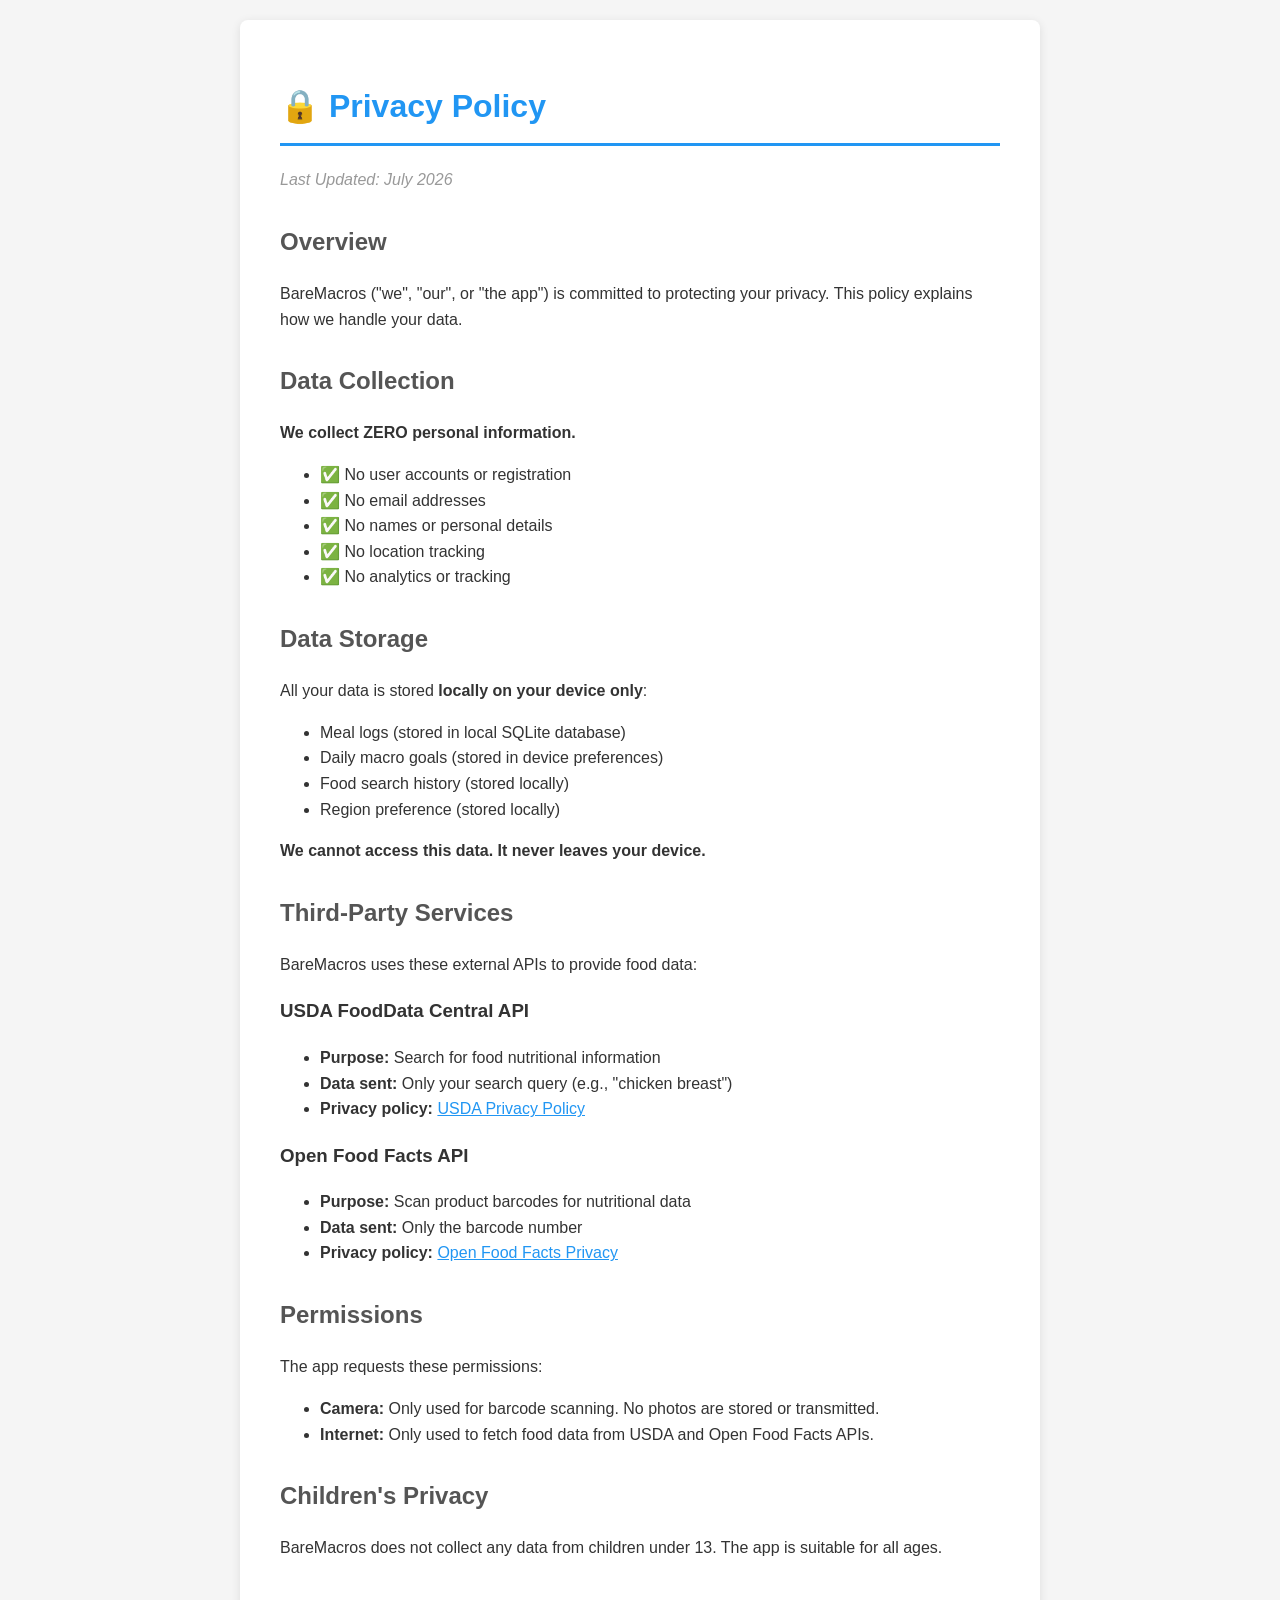
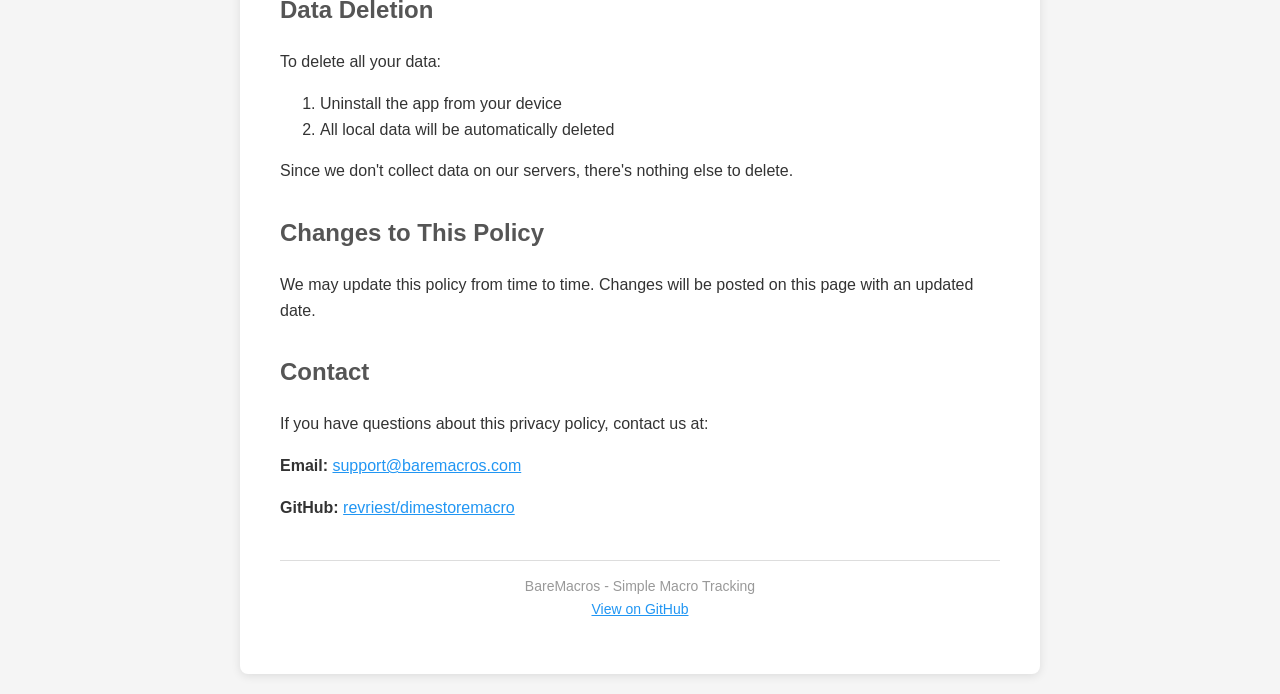
<file: privacy.html>
<!DOCTYPE html>
<html lang="en">
<head>
    <meta charset="UTF-8">
    <meta name="viewport" content="width=device-width, initial-scale=1.0">
    <title>BareMacros - Privacy Policy</title>
    <style>
        body {
            font-family: -apple-system, BlinkMacSystemFont, 'Segoe UI', Roboto, Oxygen, Ubuntu, Cantarell, sans-serif;
            line-height: 1.6;
            max-width: 800px;
            margin: 0 auto;
            padding: 20px;
            color: #333;
            background-color: #f5f5f5;
        }
        .container {
            background: white;
            padding: 40px;
            border-radius: 8px;
            box-shadow: 0 2px 10px rgba(0,0,0,0.1);
        }
        h1 {
            color: #2196F3;
            border-bottom: 3px solid #2196F3;
            padding-bottom: 10px;
        }
        h2 {
            color: #555;
            margin-top: 30px;
        }
        .last-updated {
            color: #999;
            font-style: italic;
        }
        a {
            color: #2196F3;
        }
    </style>
</head>
<body>
    <div class="container">
        <h1>🔒 Privacy Policy</h1>
        <p class="last-updated">Last Updated: July 2026</p>
        
        <h2>Overview</h2>
        <p>BareMacros ("we", "our", or "the app") is committed to protecting your privacy. This policy explains how we handle your data.</p>
        
        <h2>Data Collection</h2>
        <p><strong>We collect ZERO personal information.</strong></p>
        <ul>
            <li>✅ No user accounts or registration</li>
            <li>✅ No email addresses</li>
            <li>✅ No names or personal details</li>
            <li>✅ No location tracking</li>
            <li>✅ No analytics or tracking</li>
        </ul>
        
        <h2>Data Storage</h2>
        <p>All your data is stored <strong>locally on your device only</strong>:</p>
        <ul>
            <li>Meal logs (stored in local SQLite database)</li>
            <li>Daily macro goals (stored in device preferences)</li>
            <li>Food search history (stored locally)</li>
            <li>Region preference (stored locally)</li>
        </ul>
        <p><strong>We cannot access this data. It never leaves your device.</strong></p>
        
        <h2>Third-Party Services</h2>
        <p>BareMacros uses these external APIs to provide food data:</p>
        
        <h3>USDA FoodData Central API</h3>
        <ul>
            <li><strong>Purpose:</strong> Search for food nutritional information</li>
            <li><strong>Data sent:</strong> Only your search query (e.g., "chicken breast")</li>
            <li><strong>Privacy policy:</strong> <a href="https://www.usda.gov/privacy-policy">USDA Privacy Policy</a></li>
        </ul>
        
        <h3>Open Food Facts API</h3>
        <ul>
            <li><strong>Purpose:</strong> Scan product barcodes for nutritional data</li>
            <li><strong>Data sent:</strong> Only the barcode number</li>
            <li><strong>Privacy policy:</strong> <a href="https://world.openfoodfacts.org/privacy">Open Food Facts Privacy</a></li>
        </ul>
        
        <h2>Permissions</h2>
        <p>The app requests these permissions:</p>
        <ul>
            <li><strong>Camera:</strong> Only used for barcode scanning. No photos are stored or transmitted.</li>
            <li><strong>Internet:</strong> Only used to fetch food data from USDA and Open Food Facts APIs.</li>
        </ul>
        
        <h2>Children's Privacy</h2>
        <p>BareMacros does not collect any data from children under 13. The app is suitable for all ages.</p>
        
        <h2>Data Deletion</h2>
        <p>To delete all your data:</p>
        <ol>
            <li>Uninstall the app from your device</li>
            <li>All local data will be automatically deleted</li>
        </ol>
        <p>Since we don't collect data on our servers, there's nothing else to delete.</p>
        
        <h2>Changes to This Policy</h2>
        <p>We may update this policy from time to time. Changes will be posted on this page with an updated date.</p>
        
        <h2>Contact</h2>
        <p>If you have questions about this privacy policy, contact us at:</p>
        <p><strong>Email:</strong> <a href="mailto:support@baremacros.com">support@baremacros.com</a></p>
        <p><strong>GitHub:</strong> <a href="https://github.com/revriest/dimestoremacro">revriest/dimestoremacro</a></p>
        
        <hr style="margin-top: 40px; border: none; border-top: 1px solid #ddd;">
        <p style="text-align: center; color: #999; font-size: 14px;">
            BareMacros - Simple Macro Tracking<br>
            <a href="https://github.com/revriest/dimestoremacro">View on GitHub</a>
        </p>
    </div>
</body>
</html>
</file>
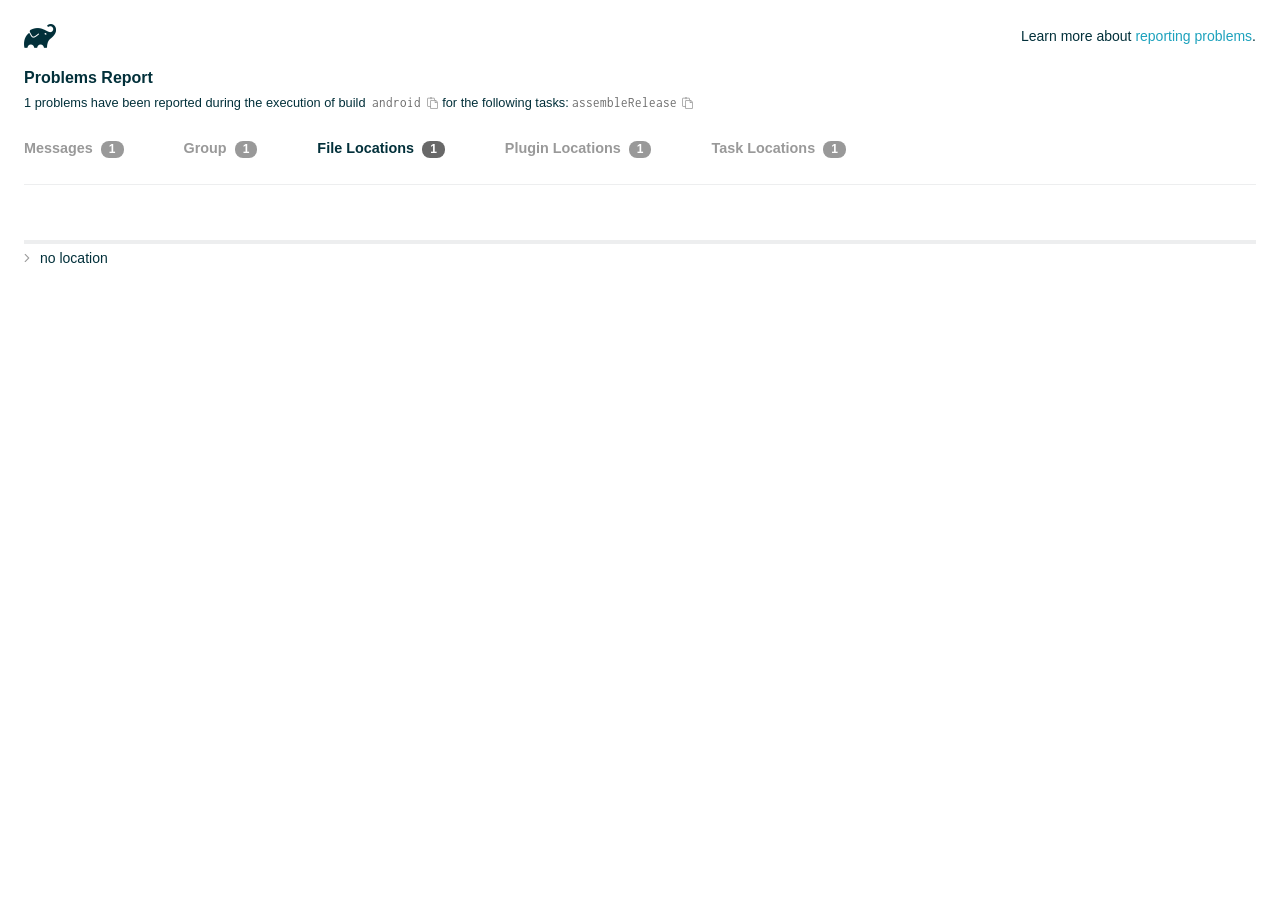
<file: android/build/reports/problems/problems-report.html>
<!DOCTYPE html>

<html lang="en">
<head>
    <!-- Required meta tags -->
    <meta charset="utf-8">
    <meta name="viewport" content="width=device-width, initial-scale=1, shrink-to-fit=no">

                    <style type="text/css">
                /*! normalize.css v7.0.0 | MIT License | github.com/necolas/normalize.css */
html {
    line-height: 1.15;
    -ms-text-size-adjust: 100%;
    -webkit-text-size-adjust: 100%
}

body {
    margin: 0
}

article, aside, footer, header, nav, section {
    display: block
}

h1 {
    font-size: 2em;
    margin: .67em 0
}

figcaption, figure, main {
    display: block
}

figure {
    margin: 1em 40px
}

hr {
    box-sizing: content-box;
    height: 0;
    overflow: visible
}

pre {
    font-family: monospace, monospace;
    font-size: 1em
}

a {
    background-color: transparent;
    -webkit-text-decoration-skip: objects
}

abbr[title] {
    border-bottom: none;
    text-decoration: underline;
    text-decoration: underline dotted
}

b, strong {
    font-weight: inherit
}

b, strong {
    font-weight: bolder
}

code, kbd, samp {
    font-family: monospace, monospace;
    font-size: 1em
}

dfn {
    font-style: italic
}

mark {
    background-color: #ff0;
    color: #000
}

small {
    font-size: 80%
}

sub, sup {
    font-size: 75%;
    line-height: 0;
    position: relative;
    vertical-align: baseline
}

sub {
    bottom: -.25em
}

sup {
    top: -.5em
}

audio, video {
    display: inline-block
}

audio:not([controls]) {
    display: none;
    height: 0
}

img {
    border-style: none
}

svg:not(:root) {
    overflow: hidden
}

button, input, optgroup, select, textarea {
    font-family: sans-serif;
    font-size: 100%;
    line-height: 1.15;
    margin: 0
}

button, input {
    overflow: visible
}

button, select {
    text-transform: none
}

[type=reset], [type=submit], button, html [type=button] {
    -webkit-appearance: button
}

[type=button]::-moz-focus-inner, [type=reset]::-moz-focus-inner, [type=submit]::-moz-focus-inner, button::-moz-focus-inner {
    border-style: none;
    padding: 0
}

[type=button]:-moz-focusring, [type=reset]:-moz-focusring, [type=submit]:-moz-focusring, button:-moz-focusring {
    outline: 1px dotted ButtonText
}

fieldset {
    padding: .35em .75em .625em
}

legend {
    box-sizing: border-box;
    color: inherit;
    display: table;
    max-width: 100%;
    padding: 0;
    white-space: normal
}

progress {
    display: inline-block;
    vertical-align: baseline
}

textarea {
    overflow: auto
}

[type=checkbox], [type=radio] {
    box-sizing: border-box;
    padding: 0
}

[type=number]::-webkit-inner-spin-button, [type=number]::-webkit-outer-spin-button {
    height: auto
}

[type=search] {
    -webkit-appearance: textfield;
    outline-offset: -2px
}

[type=search]::-webkit-search-cancel-button, [type=search]::-webkit-search-decoration {
    -webkit-appearance: none
}

::-webkit-file-upload-button {
    -webkit-appearance: button;
    font: inherit
}

details, menu {
    display: block
}

summary {
    display: list-item
}

canvas {
    display: inline-block
}

template {
    display: none
}

[hidden] {
    display: none
}

/* configuration cache styles */

.report-wrapper {
    margin: 0;
    padding: 0 24px;
}

.gradle-logo {
    width: 32px;
    height: 24px;
    background-image: url("[data-uri]");
    background-size: contain;
}

.header {
    display: flex;
    flex-wrap: wrap;
    position: fixed;
    top: 0;
    left: 0;
    width: 100%;
    padding: 24px 24px 0 24px;
    background-color: white;
    z-index: 1;
}

.learn-more {
    margin-left: auto;
    align-self: center;
    font-size: 0.875rem;
    font-weight: normal;
}

.title {
    display: flex;
    align-items: center;
    padding: 18px 0 24px 0;
    flex: 1 0 100%;
}

.content {
    font-size: 0.875rem;
    padding: 240px 0 48px;
    overflow-x: auto;
    white-space: nowrap;
}

.content ol:first-of-type {
    margin: 0;
}

.tree-btn {
    cursor: pointer;
    display: inline-block;
    width: 16px;
    height: 16px;
    background-size: contain;
    background-repeat: no-repeat;
    vertical-align: middle;
    margin-top: -0.2em;
}

.tree-btn.collapsed {
    background-image: url('data:image/svg+xml;utf8,<svg xmlns="http://www.w3.org/2000/svg" viewBox="0 0 192 512"><path d="M166.9 264.5l-117.8 116c-4.7 4.7-12.3 4.7-17 0l-7.1-7.1c-4.7-4.7-4.7-12.3 0-17L127.3 256 25.1 155.6c-4.7-4.7-4.7-12.3 0-17l7.1-7.1c4.7-4.7 12.3-4.7 17 0l117.8 116c4.6 4.7 4.6 12.3-.1 17z" fill="%23999999" stroke="%23999999"/></svg>');
}

.tree-btn.expanded {
    background-image: url('data:image/svg+xml;utf8,<svg xmlns="http://www.w3.org/2000/svg" viewBox="0 0 256 512"><path d="M119.5 326.9L3.5 209.1c-4.7-4.7-4.7-12.3 0-17l7.1-7.1c4.7-4.7 12.3-4.7 17 0L128 287.3l100.4-102.2c4.7-4.7 12.3-4.7 17 0l7.1 7.1c4.7 4.7 4.7 12.3 0 17L136.5 327c-4.7 4.6-12.3 4.6-17-.1z" fill="%23999999" stroke="%23999999"/></svg>');
}

ul .tree-btn {
    margin-right: 3px;
}

.leaf-icon {
    display: inline-block;
    width: 16px;
    height: 16px;
    background-image: url('data:image/svg+xml;utf8,<svg xmlns="http://www.w3.org/2000/svg" viewBox="0 0 256 512"><path d="M32 256 H224" stroke="%23999999" stroke-width="48" stroke-linecap="round"/></svg>');
    background-size: contain;
    background-repeat: no-repeat;
    vertical-align: middle;
    margin-top: -0.2em;
}

.invisible-text {
    user-select: all; /* Allow the text to be selectable */
    color: transparent; /* Hide the text */
    text-indent: -9999px; /* Move the text out of view */
    position: relative;
    white-space: pre; /* Preserve meaningful whitespace in the invisible text for copying */
}

.text-for-copy {
    display: inline-block;
}

.enum-icon {
    display: inline-block;
    width: 16px;
    height: 16px;
    background-image: url('data:image/svg+xml;utf8,<svg xmlns="http://www.w3.org/2000/svg" viewBox="0 0 1024 1024"><circle cx="512" cy="512" r="200" /></svg>');
    background-size: contain;
    background-repeat: no-repeat;
    vertical-align: middle;
    margin-inline-start: 0.5ex;
    margin-inline-end: 0.5ex;
    margin-top: -0.2em;
}

.error-icon {
    display: inline-block;
    width: 16px;
    height: 16px;
    background-image: url('data:image/svg+xml;utf8,<svg xmlns="http://www.w3.org/2000/svg" viewBox="0 0 320 512"><path d="M193.94 256L296.5 153.44l21.15-21.15c3.12-3.12 3.12-8.19 0-11.31l-22.63-22.63c-3.12-3.12-8.19-3.12-11.31 0L160 222.06 36.29 98.34c-3.12-3.12-8.19-3.12-11.31 0L2.34 120.97c-3.12 3.12-3.12 8.19 0 11.31L126.06 256 2.34 379.71c-3.12 3.12-3.12 8.19 0 11.31l22.63 22.63c3.12 3.12 8.19 3.12 11.31 0L160 289.94 262.56 392.5l21.15 21.15c3.12 3.12 8.19 3.12 11.31 0l22.63-22.63c3.12-3.12 3.12-8.19 0-11.31L193.94 256z" fill="%23FC461E" stroke="%23FC461E"/></svg>');
    background-size: contain;
    background-repeat: no-repeat;
    vertical-align: middle;
    margin-inline-start: 0.5ex;
    margin-inline-end: 0.5ex;
    margin-top: -0.2em;
}

.advice-icon {
    display: inline-block;
    width: 16px;
    height: 16px;
    background-image: url('data:image/svg+xml;utf8,<svg width="800px" height="800px" viewBox="-4.93 0 122.88 122.88" version="1.1" id="Layer_1" xmlns="http://www.w3.org/2000/svg" xmlns:xlink="http://www.w3.org/1999/xlink"  style="enable-background:new 0 0 113.01 122.88" xml:space="preserve"><g><path d="M44.13,102.06c-1.14,0.03-2.14-0.81-2.3-1.96c-0.17-1.2,0.64-2.31,1.82-2.54c-1.3-7.37-4.85-11.43-8.6-15.72 c-2.92-3.34-5.95-6.81-8.34-11.92c-2.35-5.03-3.64-10.23-3.6-15.63c0.05-5.4,1.42-10.96,4.4-16.71c0.02-0.04,0.04-0.07,0.06-0.11 l0,0c3.91-6.62,9.38-11.04,15.47-13.52c5.11-2.09,10.66-2.8,16.1-2.3c5.42,0.5,10.73,2.2,15.37,4.94 c5.9,3.49,10.75,8.67,13.42,15.21c1.44,3.54,2.42,7.49,2.54,11.82c0.12,4.31-0.62,8.96-2.61,13.88 c-2.66,6.59-6.18,10.68-9.47,14.51c-3.03,3.53-5.85,6.81-7.42,11.84c0.89,0.21,1.59,0.94,1.73,1.9c0.17,1.24-0.7,2.39-1.94,2.56 l-0.77,0.11c-0.14,1.09-0.23,2.26-0.27,3.51l0.25-0.04c1.24-0.17,2.39,0.7,2.56,1.94c0.17,1.24-0.7,2.39-1.94,2.56l-0.78,0.11 c0.01,0.15,0.02,0.3,0.03,0.45l0,0c0.07,0.88,0.08,1.73,0.03,2.54l0.13-0.02c1.25-0.15,2.38,0.74,2.54,1.98 c0.15,1.25-0.74,2.38-1.98,2.54l-1.68,0.21c-1.2,3.11-3.34,5.48-5.87,6.94c-1.74,1.01-3.67,1.59-5.61,1.71 c-1.97,0.12-3.96-0.25-5.78-1.13c-2.08-1.02-3.94-2.71-5.29-5.14c-0.65-0.33-1.13-0.97-1.23-1.75c-0.04-0.31-0.01-0.61,0.07-0.89 c-0.39-1.16-0.68-2.43-0.87-3.83l-0.07,0.01c-1.24,0.17-2.39-0.7-2.56-1.94c-0.17-1.24,0.7-2.39,1.94-2.56l0.54-0.08 C44.19,104.32,44.18,103.16,44.13,102.06L44.13,102.06z M2.18,58.86C1.01,58.89,0.04,57.98,0,56.81c-0.04-1.17,0.88-2.14,2.05-2.18 l8.7-0.3c1.17-0.04,2.14,0.88,2.18,2.05c0.04,1.17-0.88,2.14-2.05,2.18L2.18,58.86L2.18,58.86z M110.68,50.25 c1.16-0.12,2.2,0.73,2.32,1.89c0.12,1.16-0.73,2.2-1.89,2.32l-8.66,0.91c-1.16,0.12-2.2-0.73-2.32-1.89 c-0.12-1.16,0.73-2.2,1.89-2.32L110.68,50.25L110.68,50.25z M94.91,14.78c0.65-0.97,1.96-1.23,2.93-0.58 c0.97,0.65,1.23,1.96,0.58,2.93l-4.84,7.24c-0.65,0.97-1.96,1.23-2.93,0.58c-0.97-0.65-1.23-1.96-0.58-2.93L94.91,14.78 L94.91,14.78z M57.63,2.06c0.03-1.17,1-2.09,2.16-2.06c1.17,0.03,2.09,1,2.06,2.16l-0.22,8.7c-0.03,1.17-1,2.09-2.16,2.06 c-1.17-0.03-2.09-1-2.06-2.16L57.63,2.06L57.63,2.06z M13.88,15.53c-0.86-0.8-0.9-2.14-0.11-2.99c0.8-0.86,2.14-0.9,2.99-0.11 l6.37,5.94c0.86,0.8,0.9,2.14,0.11,2.99c-0.8,0.86-2.14,0.9-2.99,0.11L13.88,15.53L13.88,15.53z M47.88,96.95l18.49-2.63 c1.59-6.7,5.05-10.73,8.8-15.08c3.08-3.58,6.36-7.4,8.76-13.34c1.76-4.35,2.41-8.43,2.31-12.19c-0.1-3.75-0.96-7.21-2.24-10.34 c-2.3-5.63-6.51-10.11-11.65-13.15c-4.11-2.43-8.8-3.94-13.59-4.37c-4.77-0.44-9.64,0.19-14.13,2.02 c-5.26,2.15-9.99,5.97-13.39,11.72c-2.64,5.12-3.86,10.02-3.9,14.73c-0.04,4.74,1.11,9.33,3.2,13.8c2.13,4.56,4.97,7.8,7.69,10.92 C42.47,83.9,46.48,88.49,47.88,96.95L47.88,96.95z M65.62,99.02l-17.27,2.45c0.05,1.1,0.07,2.25,0.05,3.47l17.05-2.42 C65.47,101.29,65.52,100.12,65.62,99.02L65.62,99.02z M48.49,109.52c0.12,0.92,0.3,1.76,0.53,2.54l16.55-2.04 c0.11-0.86,0.13-1.77,0.05-2.74l0,0l0-0.02l-0.01-0.17L48.49,109.52L48.49,109.52z M51.37,116.36c0.64,0.67,1.35,1.19,2.1,1.55 c1.15,0.56,2.42,0.79,3.67,0.72c1.29-0.08,2.57-0.47,3.74-1.15c1.1-0.64,2.09-1.53,2.88-2.65L51.37,116.36L51.37,116.36z"/></g></svg>');
    background-size: contain;
    background-repeat: no-repeat;
    vertical-align: middle;
    margin-inline-start: 0.5ex;
    margin-inline-end: 0.5ex;
    margin-top: -0.2em;
}

.warning-icon {
    display: inline-block;
    width: 13px;
    height: 13px;
    background-image: url('data:image/svg+xml;utf8,<svg xmlns="http://www.w3.org/2000/svg" viewBox="0 0 576 512"><path d="M270.2 160h35.5c3.4 0 6.1 2.8 6 6.2l-7.5 196c-.1 3.2-2.8 5.8-6 5.8h-20.5c-3.2 0-5.9-2.5-6-5.8l-7.5-196c-.1-3.4 2.6-6.2 6-6.2zM288 388c-15.5 0-28 12.5-28 28s12.5 28 28 28 28-12.5 28-28-12.5-28-28-28zm281.5 52L329.6 24c-18.4-32-64.7-32-83.2 0L6.5 440c-18.4 31.9 4.6 72 41.6 72H528c36.8 0 60-40 41.5-72zM528 480H48c-12.3 0-20-13.3-13.9-24l240-416c6.1-10.6 21.6-10.7 27.7 0l240 416c6.2 10.6-1.5 24-13.8 24z" fill="%23DEAD22" stroke="%23DEAD22"/></svg>');
    background-size: contain;
    background-repeat: no-repeat;
    vertical-align: middle;
    margin-inline-start: 0.3ex;
    margin-inline-end: 1.1ex;
    margin-top: -0.1em;
}

.documentation-button {
    cursor: pointer;
    display: inline-block;
    width: 13px;
    height: 13px;
    background-image: url('data:image/svg+xml;utf8,<svg xmlns="http://www.w3.org/2000/svg" viewBox="0 0 512 512"><path d="M256 340c-15.464 0-28 12.536-28 28s12.536 28 28 28 28-12.536 28-28-12.536-28-28-28zm7.67-24h-16c-6.627 0-12-5.373-12-12v-.381c0-70.343 77.44-63.619 77.44-107.408 0-20.016-17.761-40.211-57.44-40.211-29.144 0-44.265 9.649-59.211 28.692-3.908 4.98-11.054 5.995-16.248 2.376l-13.134-9.15c-5.625-3.919-6.86-11.771-2.645-17.177C185.658 133.514 210.842 116 255.67 116c52.32 0 97.44 29.751 97.44 80.211 0 67.414-77.44 63.849-77.44 107.408V304c0 6.627-5.373 12-12 12zM256 40c118.621 0 216 96.075 216 216 0 119.291-96.61 216-216 216-119.244 0-216-96.562-216-216 0-119.203 96.602-216 216-216m0-32C119.043 8 8 119.083 8 256c0 136.997 111.043 248 248 248s248-111.003 248-248C504 119.083 392.957 8 256 8z" fill="%23999999" stroke="%23999999"/></svg>');
    background-size: contain;
    background-repeat: no-repeat;
    vertical-align: middle;
    margin-inline-start: 0.5ex;
    margin-inline-end: 0.5ex;
    margin-top: -0.2em;
}

.documentation-button::selection {
    color: transparent;
}

.documentation-button:hover {
    color: transparent;
}

.copy-button {
    cursor: pointer;
    display: inline-block;
    width: 12px;
    height: 12px;
    background-image: url('data:image/svg+xml;utf8,<svg xmlns="http://www.w3.org/2000/svg" viewBox="0 0 448 512"><path d="M433.941 193.941l-51.882-51.882A48 48 0 0 0 348.118 128H320V80c0-26.51-21.49-48-48-48h-66.752C198.643 13.377 180.858 0 160 0s-38.643 13.377-45.248 32H48C21.49 32 0 53.49 0 80v288c0 26.51 21.49 48 48 48h80v48c0 26.51 21.49 48 48 48h224c26.51 0 48-21.49 48-48V227.882a48 48 0 0 0-14.059-33.941zm-22.627 22.627a15.888 15.888 0 0 1 4.195 7.432H352v-63.509a15.88 15.88 0 0 1 7.431 4.195l51.883 51.882zM160 30c9.941 0 18 8.059 18 18s-8.059 18-18 18-18-8.059-18-18 8.059-18 18-18zM48 384c-8.822 0-16-7.178-16-16V80c0-8.822 7.178-16 16-16h66.752c6.605 18.623 24.389 32 45.248 32s38.643-13.377 45.248-32H272c8.822 0 16 7.178 16 16v48H176c-26.51 0-48 21.49-48 48v208H48zm352 96H176c-8.822 0-16-7.178-16-16V176c0-8.822 7.178-16 16-16h144v72c0 13.2 10.8 24 24 24h72v208c0 8.822-7.178 16-16 16z" fill="%23999999" stroke="%23999999"/></svg>');
    background-size: contain;
    background-repeat: no-repeat;
    vertical-align: middle;
    margin-inline-start: 0.5ex;
    margin-top: -0.2em;
}

.groups{
    display: flex;
    border-bottom: 1px solid #EDEEEF;
    flex: 1 0 100%;
}

.uncategorized {
    display: flex;
    border-top: 4px solid #EDEEEF;
    flex: 1 0 100%;
}

.group-selector {
    padding: 0 52px 24px 0;
    font-size: 0.9rem;
    font-weight: bold;
    color: #999999;
    cursor: pointer;
}

.group-selector__count {
    margin: 0 8px;
    border-radius: 8px;
    background-color: #999;
    color: #fff;
    padding: 1px 8px 2px;
    font-size: 0.75rem;
}

.group-selector--active {
    color: #02303A;
    cursor: auto;
}

.group-selector--active .group-selector__count {
    background-color: #686868;
}

.group-selector--disabled {
    cursor: not-allowed;
}

.accordion-header {
    cursor: pointer;
}

.container {
    padding-left: 0.5em;
    padding-right: 0.5em;
}

.stacktrace {
    border-radius: 4px;
    overflow-x: auto;
    padding: 0.5rem;
    margin-bottom: 0;
    min-width: 1000px;
}

/* Lato (bold, regular) */
@font-face {
    font-display: swap;
    font-family: Lato;
    font-weight: 500;
    font-style: normal;
    src: url("https://assets.gradle.com/lato/fonts/lato-semibold/lato-semibold.woff2") format("woff2"),
    url("https://assets.gradle.com/lato/fonts/lato-semibold/lato-semibold.woff") format("woff");
}

@font-face {
    font-display: swap;
    font-family: Lato;
    font-weight: bold;
    font-style: normal;
    src: url("https://assets.gradle.com/lato/fonts/lato-bold/lato-bold.woff2") format("woff2"),
    url("https://assets.gradle.com/lato/fonts/lato-bold/lato-bold.woff") format("woff");
}

* {
    -webkit-box-sizing: border-box;
    -moz-box-sizing: border-box;
    box-sizing: border-box;
}

html,
body {
    margin: 0;
    padding: 0;
}

html {
    font-family: "Lato", "Helvetica Neue", Arial, sans-serif;
    font-size: 16px;
    font-weight: 400;
    line-height: 1.5;
}

body {
    color: #02303A;
    background-color: #ffffff;
    -webkit-text-size-adjust: 100%;
    -ms-text-size-adjust: 100%;
    -webkit-font-smoothing: antialiased;
}


/* typography */
h1, h2, h3, h4, h5, h6 {
    color: #02303A;
    text-rendering: optimizeLegibility;
    margin: 0;
}

h1 {
    font-size: 1rem;
}

h2 {
    font-size: 0.9rem;
}

h3 {
    font-size: 1.125rem;
}

h4, h5, h6 {
    font-size: 0.875rem;
}

h1 code {
    font-weight: bold;
}

ul, ol, dl {
    list-style-position: outside;
    line-height: 1.6;
    padding: 0;
    margin: 0 0 0 20px;
    list-style-type: none;
}

li {
    line-height: 2;
}

a {
    color: #1DA2BD;
    text-decoration: none;
    transition: all 0.3s ease, visibility 0s;
}

a:hover {
    color: #35c1e4;
}

/* code */
code, pre {
    font-family: Inconsolata, Monaco, "Courier New", monospace;
    font-style: normal;
    font-variant-ligatures: normal;
    font-variant-caps: normal;
    font-variant-numeric: normal;
    font-variant-east-asian: normal;
    font-weight: normal;
    font-stretch: normal;
    color: #686868;
}

*:not(pre) > code {
    letter-spacing: 0;
    padding: 0.1em 0.5ex;
    text-rendering: optimizeSpeed;
    word-spacing: -0.15em;
    word-wrap: break-word;
}

pre {
    font-size: 0.75rem;
    line-height: 1.8;
    margin-top: 0;
    margin-bottom: 1.5em;
    padding: 1rem;
}

pre code {
    background-color: transparent;
    color: inherit;
    line-height: 1.8;
    font-size: 100%;
    padding: 0;
}

a code {
    color: #1BA8CB;
}

pre.code, pre.programlisting, pre.screen, pre.tt {
    background-color: #f7f7f8;
    border-radius: 4px;
    font-size: 1em;
    line-height: 1.45;
    margin-bottom: 1.25em;
    overflow-x: auto;
    padding: 1rem;
}

li em, p em {
    padding: 0 1px;
}

code em, tt em {
    text-decoration: none;
}

code + .copy-button {
    margin-inline-start: 0.2ex;
}

.java-exception {
    font-size: 0.75rem;
    padding-left: 24px;
}

.java-exception ul {
    margin: 0;
    line-height: inherit;
}

.java-exception code {
    white-space: pre;
}

.java-exception-part-toggle {
    user-select: none;
    cursor: pointer;
    border-radius: 2px;
    padding: 0.1em 0.2em;
    background: azure;
    color: #686868;
}

                </style>
    <!-- Inconsolata is used as a default monospace font in the report. -->
    <link rel="stylesheet" href="https://fonts.googleapis.com/css?family=Inconsolata:400,700" />

    <title>Gradle Configuration Cache</title>
</head>
<body>

<div id="playground"></div>

<div class="report" id="report">
    Loading...
</div>

<script type="text/javascript">
function configurationCacheProblems() { return (
// begin-report-data
{"diagnostics":[{"locations":[{"pluginId":"kotlin-android"}],"problem":[{"text":"Deprecated 'org.jetbrains.kotlin.android' plugin usage"}],"severity":"WARNING","problemDetails":[{"text":"The 'org.jetbrains.kotlin.android' plugin in project ':app' is no longer required for Kotlin support since AGP 9.0."}],"contextualLabel":"Deprecated 'org.jetbrains.kotlin.android' plugin usage","documentationLink":"https://kotl.in/gradle/agp-built-in-kotlin","problemId":[{"name":"kgp:deprecation","displayName":"Kotlin Gradle Plugin Deprecation"},{"name":"kotlin","displayName":"Kotlin"},{"name":"deprecated-kotlin-android-plugin","displayName":"Deprecated 'org.jetbrains.kotlin.android' plugin usage"}],"solutions":[[{"text":"Remove both `android.builtInKotlin=true` and `android.newDsl=false` from `gradle.properties`, then migrate to built-in Kotlin."}]]}],"problemsReport":{"totalProblemCount":1,"buildName":"android","requestedTasks":"assembleRelease","documentationLink":"https://docs.gradle.org/9.1.0/userguide/reporting_problems.html","documentationLinkCaption":"Problem report","summaries":[]}}
// end-report-data
);}
</script>
                <script type="text/javascript">
                !function(n,t){"object"==typeof exports&&"object"==typeof module?module.exports=t():"function"==typeof define&&define.amd?define([],t):"object"==typeof exports?exports["configuration-cache-report"]=t():n["configuration-cache-report"]=t()}(this,(()=>(({70:function(){void 0===ArrayBuffer.isView&&(ArrayBuffer.isView=function(n){return null!=n&&null!=n.__proto__&&n.__proto__.__proto__===Int8Array.prototype.__proto__}),void 0===Math.imul&&(Math.imul=function(n,t){return(4294901760&n)*(65535&t)+(65535&n)*(0|t)|0}),this["configuration-cache-report"]=function(n){"use strict";var t,r,i,e,u,o,f,s,c,a,h,l,_,v,d,g,w,b,p,m,k,q,y,B,C,x,j,P,I,S,z,T,E,L,N,A,M,F,D,O,R,H,$,G,U,V,Q,Z,Y,W,K,X,J,nn,tn,rn,en,un,on,fn,sn,cn,an,hn,ln,_n,vn,dn,gn,wn,bn,pn,mn,kn,qn,yn,Bn,Cn,xn,jn,Pn,In,Sn,zn,Tn,En,Ln,Nn,An,Mn=Math.imul,Fn=ArrayBuffer.isView;function Dn(n,t){if(!(t>=0))throw _u(ce("Requested element count "+t+" is less than zero."));return function(n,t){if(!(t>=0))throw _u(ce("Requested element count "+t+" is less than zero."));if(0===t)return Ct();if(t>=n.length)return function(n){switch(n.length){case 0:return Ct();case 1:return qr(n[0]);default:return function(n){return Hr(function(n){return new It(n,!1)}(n))}(n)}}(n);if(1===t)return qr(n[0]);var r=0,i=Rr(),e=0,u=n.length;n:for(;e<u;){var o=n[e];if(e=e+1|0,i.d(o),(r=r+1|0)===t)break n}return i}(n,rt(n.length-t|0,0))}function On(n,t,r,i,e,u,o){return t=t===A?", ":t,r=r===A?"":r,i=i===A?"":i,e=e===A?-1:e,u=u===A?"...":u,o=o===A?null:o,function(n,t,r,i,e,u,o,f){r=r===A?", ":r,i=i===A?"":i,e=e===A?"":e,u=u===A?-1:u,o=o===A?"...":o,f=f===A?null:f,t.e(i);var s=0,c=0,a=n.length;n:for(;c<a;){var h=n[c];if(c=c+1|0,(s=s+1|0)>1&&t.e(r),!(u<0||s<=u))break n;Jt(t,h,f)}return u>=0&&s>u&&t.e(o),t.e(e),t}(n,Bi(),t,r,i,e,u,o).toString()}function Rn(n){return n.length-1|0}function Hn(n,t){if(null==t){var r=0,i=n.length-1|0;if(r<=i)do{var e=r;if(r=r+1|0,null==n[e])return e}while(r<=i)}else{var u=0,o=n.length-1|0;if(u<=o)do{var f=u;if(u=u+1|0,le(t,n[f]))return f}while(u<=o)}return-1}function $n(n,t,r,i,e,u,o){return t=t===A?", ":t,r=r===A?"":r,i=i===A?"":i,e=e===A?-1:e,u=u===A?"...":u,o=o===A?null:o,Gn(n,Bi(),t,r,i,e,u,o).toString()}function Gn(n,t,r,i,e,u,o,f){r=r===A?", ":r,i=i===A?"":i,e=e===A?"":e,u=u===A?-1:u,o=o===A?"...":o,f=f===A?null:f,t.e(i);var s=0,c=n.f();n:for(;c.g();){var a=c.h();if((s=s+1|0)>1&&t.e(r),!(u<0||s<=u))break n;Jt(t,a,f)}return u>=0&&s>u&&t.e(o),t.e(e),t}function Un(n){if(n.i())throw xu("List is empty.");return n.j(0)}function Vn(n){return new tt(n)}function Qn(n){if(Ke(n,Di)){var t;switch(n.k()){case 0:t=Ct();break;case 1:t=qr(Ke(n,Fi)?n.j(0):n.f().h());break;default:t=Zn(n)}return t}return xt(Xn(n))}function Zn(n){return Hr(n)}function Yn(n){if(Ke(n,Di)&&n.k()<=1)return Qn(n);var t=Xn(n);return function(n){var t=(n.k()/2|0)-1|0;if(t<0)return br();var r=jt(n),i=0;if(i<=t)do{var e=i;i=i+1|0;var u=n.j(e);n.f4(e,n.j(r)),n.f4(r,u),r=r-1|0}while(e!==t)}(t),t}function Wn(n,t){if(!(t>=0))throw _u(ce("Requested element count "+t+" is less than zero."));return function(n,t){if(!(t>=0))throw _u(ce("Requested element count "+t+" is less than zero."));if(0===t)return Ct();if(Ke(n,Di)){if(t>=n.k())return Qn(n);if(1===t)return qr(function(n){if(Ke(n,Fi))return Un(n);var t=n.f();if(!t.g())throw xu("Collection is empty.");return t.h()}(n))}var r=0,i=Rr(),e=n.f();n:for(;e.g();){var u=e.h();if(i.d(u),(r=r+1|0)===t)break n}return xt(i)}(n,rt(n.k()-t|0,0))}function Kn(n,t){if(!(t>=0))throw _u(ce("Requested element count "+t+" is less than zero."));if(0===t)return Ct();var r=n.k();if(t>=r)return Qn(n);if(1===t)return qr(Jn(n));var i=Rr();if(Ke(n,bi)){var e=r-t|0;if(e<r)do{var u=e;e=e+1|0,i.d(n.j(u))}while(e<r)}else for(var o=n.l(r-t|0);o.g();){var f=o.h();i.d(f)}return i}function Xn(n){return Ke(n,Di)?Zn(n):nt(n,Or())}function Jn(n){if(n.i())throw xu("List is empty.");return n.j(jt(n))}function nt(n,t){for(var r=n.f();r.g();){var i=r.h();t.d(i)}return t}function tt(n){this.n_1=n}function rt(n,t){return n<t?t:n}function it(n,t){return n>t?t:n}function et(n,t){return Kt().q(n,t,-1)}function ut(n,t){return new Ft(n,t)}function ot(n){var t=n.f();if(!t.g())return Ct();var r=t.h();if(!t.g())return qr(r);var i=Or();for(i.d(r);t.g();)i.d(t.h());return i}function ft(n){this.r_1=n}function st(n,t){this.s_1=n,this.t_1=t}function ct(){}function at(n){this.x_1=n,this.w_1=0}function ht(n,t){this.a1_1=n,at.call(this,n),_t().b1(t,this.a1_1.k()),this.w_1=t}function lt(){t=this}function _t(){return null==t&&new lt,t}function vt(){_t(),ct.call(this)}function dt(n){this.h1_1=n}function gt(n,t){return t===n?"(this Map)":Vi(t)}function wt(n,t){var r;n:{for(var i=n.o().f();i.g();){var e=i.h();if(le(e.j1(),t)){r=e;break n}}r=null}return r}function bt(){r=this}function pt(){return null==r&&new bt,r}function mt(n){this.q1_1=n,ct.call(this)}function kt(){pt(),this.n1_1=null,this.o1_1=null}function qt(){i=this}function yt(){return null==i&&new qt,i}function Bt(n){return n.length>0?ou(n):Ct()}function Ct(){return null==e&&new Pt,e}function xt(n){switch(n.k()){case 0:return Ct();case 1:return qr(n.j(0));default:return n}}function jt(n){return n.k()-1|0}function Pt(){e=this,this.z1_1=new ke(-1478467534,-1720727600)}function It(n,t){this.b2_1=n,this.c2_1=t}function St(){u=this}function zt(){return null==u&&new St,u}function Tt(n,t){return Ke(n,Di)?n.k():t}function Et(n,t){if(Ke(t,Di))return n.m(t);for(var r=!1,i=t.f();i.g();){var e=i.h();n.d(e)&&(r=!0)}return r}function Lt(){}function Nt(n,t){this.h2_1=n,this.g2_1=n.i2_1.l(function(n,t){if(!(0<=t&&t<=n.k()))throw du("Position index "+t+" must be in range ["+Ve(0,n.k())+"].");return n.k()-t|0}(n,t))}function At(n){vt.call(this),this.i2_1=n}function Mt(n){this.k2_1=n,this.j2_1=n.l2_1.f()}function Ft(n,t){this.l2_1=n,this.m2_1=t}function Dt(n){for(;n.n2_1.g();){var t=n.n2_1.h();if(n.q2_1.t2_1(t)===n.q2_1.s2_1)return n.p2_1=t,n.o2_1=1,br()}n.o2_1=0}function Ot(n){this.q2_1=n,this.n2_1=n.r2_1.f(),this.o2_1=-1,this.p2_1=null}function Rt(n,t,r){t=t===A||t,this.r2_1=n,this.s2_1=t,this.t2_1=r}function Ht(){return null==o&&new $t,o}function $t(){o=this,this.u2_1=new ke(1993859828,793161749)}function Gt(n,t,r){return Ut(Ut(n,r)-Ut(t,r)|0,r)}function Ut(n,t){var r=n%t|0;return r>=0?r:r+t|0}function Vt(){f=this,this.p_1=new Zt(1,0)}function Qt(){return null==f&&new Vt,f}function Zt(n,t){Qt(),Xt.call(this,n,t,1)}function Yt(n,t,r){Lt.call(this),this.d3_1=r,this.e3_1=t,this.f3_1=this.d3_1>0?n<=t:n>=t,this.g3_1=this.f3_1?n:this.e3_1}function Wt(){s=this}function Kt(){return null==s&&new Wt,s}function Xt(n,t,r){if(Kt(),0===r)throw _u("Step must be non-zero.");if(r===mr().MIN_VALUE)throw _u("Step must be greater than Int.MIN_VALUE to avoid overflow on negation.");this.z2_1=n,this.a3_1=function(n,t,r){var i;if(r>0)i=n>=t?t:t-Gt(t,n,r)|0;else{if(!(r<0))throw _u("Step is zero.");i=n<=t?t:t+Gt(n,t,0|-r)|0}return i}(n,t,r),this.b3_1=r}function Jt(n,t,r){null!=r?n.e(r(t)):null==t||nu(t)?n.e(t):t instanceof Mi?n.i3(t.h3_1):n.e(Vi(t))}function nr(n,t,r){if(n===t)return!0;if(!(r=r!==A&&r))return!1;var i=xi(n),e=xi(t);return i===e||le(new Mi(ne(Li(i).toLowerCase(),0)),new Mi(ne(Li(e).toLowerCase(),0)))}function tr(n){return re(n)-1|0}function rr(n,t,r,i){return r=r===A?0:r,(i=i!==A&&i)||"string"!=typeof n?ir(n,t,r,re(n),i):n.indexOf(t,r)}function ir(n,t,r,i,e,u){var o=(u=u!==A&&u)?et(it(r,tr(n)),rt(i,0)):Ve(rt(r,0),it(i,re(n)));if("string"==typeof n&&"string"==typeof t){var f=o.z2_1,s=o.a3_1,c=o.b3_1;if(c>0&&f<=s||c<0&&s<=f)do{var a=f;if(f=f+c|0,Ti(t,0,n,a,re(t),e))return a}while(a!==s)}else{var h=o.z2_1,l=o.a3_1,_=o.b3_1;if(_>0&&h<=l||_<0&&l<=h)do{var v=h;if(h=h+_|0,fr(t,0,n,v,re(t),e))return v}while(v!==l)}return-1}function er(n){var t=0,r=re(n)-1|0,i=!1;n:for(;t<=r;){var e=ji(ne(n,i?r:t));if(i){if(!e)break n;r=r-1|0}else e?t=t+1|0:i=!0}return ie(n,t,r+1|0)}function ur(n,t){return ce(ie(n,t.y2(),t.c3()+1|0))}function or(n,t,r,i,e){r=r===A?0:r,i=i!==A&&i,sr(e=e===A?0:e);var u,o,f=ou(t);return new hr(n,r,e,(u=f,o=i,function(n,t){var r=function(n,t,r,i){if(!i&&1===t.k()){var e=function(n){if(Ke(n,Fi))return function(n){var t;switch(n.k()){case 0:throw xu("List is empty.");case 1:t=n.j(0);break;default:throw _u("List has more than one element.")}return t}(n);var t=n.f();if(!t.g())throw xu("Collection is empty.");var r=t.h();if(t.g())throw _u("Collection has more than one element.");return r}(t),u=rr(n,e,r);return u<0?null:_r(u,e)}var o=Ve(rt(r,0),re(n));if("string"==typeof n){var f=o.z2_1,s=o.a3_1,c=o.b3_1;if(c>0&&f<=s||c<0&&s<=f)do{var a,h=f;f=f+c|0;n:{for(var l=t.f();l.g();){var _=l.h();if(Ti(_,0,n,h,_.length,i)){a=_;break n}}a=null}if(null!=a)return _r(h,a)}while(h!==s)}else{var v=o.z2_1,d=o.a3_1,g=o.b3_1;if(g>0&&v<=d||g<0&&d<=v)do{var w,b=v;v=v+g|0;n:{for(var p=t.f();p.g();){var m=p.h();if(fr(m,0,n,b,m.length,i)){w=m;break n}}w=null}if(null!=w)return _r(b,w)}while(b!==d)}return null}(n,u,t,o);return null==r?null:_r(r.t3_1,r.u3_1.length)}))}function fr(n,t,r,i,e,u){if(i<0||t<0||t>(re(n)-e|0)||i>(re(r)-e|0))return!1;var o=0;if(o<e)do{var f=o;if(o=o+1|0,!nr(ne(n,t+f|0),ne(r,i+f|0),u))return!1}while(o<e);return!0}function sr(n){if(!(n>=0))throw _u(ce("Limit must be non-negative, but was "+n))}function cr(n){if(n.l3_1<0)n.j3_1=0,n.m3_1=null;else{var t;if(n.o3_1.r3_1>0?(n.n3_1=n.n3_1+1|0,t=n.n3_1>=n.o3_1.r3_1):t=!1,t||n.l3_1>re(n.o3_1.p3_1))n.m3_1=Ve(n.k3_1,tr(n.o3_1.p3_1)),n.l3_1=-1;else{var r=n.o3_1.s3_1(n.o3_1.p3_1,n.l3_1);if(null==r)n.m3_1=Ve(n.k3_1,tr(n.o3_1.p3_1)),n.l3_1=-1;else{var i=r.v3(),e=r.w3();n.m3_1=function(n,t){return t<=mr().MIN_VALUE?Qt().p_1:Ve(n,t-1|0)}(n.k3_1,i),n.k3_1=i+e|0,n.l3_1=n.k3_1+(0===e?1:0)|0}}n.j3_1=1}}function ar(n){this.o3_1=n,this.j3_1=-1,this.k3_1=function(n,t,r){if(0>r)throw _u("Cannot coerce value to an empty range: maximum "+r+" is less than minimum 0.");return n<0?0:n>r?r:n}(n.q3_1,0,re(n.p3_1)),this.l3_1=this.k3_1,this.m3_1=null,this.n3_1=0}function hr(n,t,r,i){this.p3_1=n,this.q3_1=t,this.r3_1=r,this.s3_1=i}function lr(n,t){this.t3_1=n,this.u3_1=t}function _r(n,t){return new lr(n,t)}function vr(){}function dr(){}function gr(){}function wr(){c=this}function br(){return null==c&&new wr,c}function pr(){a=this,this.MIN_VALUE=-2147483648,this.MAX_VALUE=2147483647,this.SIZE_BYTES=4,this.SIZE_BITS=32}function mr(){return null==a&&new pr,a}function kr(n){for(var t=[],r=n.f();r.g();)t.push(r.h());return t}function qr(n){return 0===(t=[n]).length?Or():Hr(new It(t,!0));var t}function yr(n){return n<0&&function(){throw Pu("Index overflow has happened.")}(),n}function Br(n){return void 0!==n.toArray?n.toArray():kr(n)}function Cr(n){return function(n,t){for(var r=0,i=n.length;r<i;){var e=n[r];r=r+1|0,t.d(e)}return t}(t=[n],(r=t.length,i=de(ve(ni)),function(n,t,r){Mr.call(r),ni.call(r),r.y5_1=function(n){return Kr(n,0,de(ve(Xr)))}(n)}(r,0,i),i));var t,r,i}function xr(){ct.call(this)}function jr(n){this.j4_1=n,this.h4_1=0,this.i4_1=-1}function Pr(n,t){this.n4_1=n,jr.call(this,n),_t().b1(t,this.n4_1.k()),this.h4_1=t}function Ir(){xr.call(this),this.o4_1=0}function Sr(n){this.r4_1=n}function zr(n){this.s4_1=n}function Tr(n,t){this.t4_1=n,this.u4_1=t}function Er(){Mr.call(this)}function Lr(n){this.x4_1=n,Mr.call(this)}function Nr(n){this.e5_1=n,xr.call(this)}function Ar(){kt.call(this),this.c5_1=null,this.d5_1=null}function Mr(){xr.call(this)}function Fr(){h=this;var n=Rr();n.c_1=!0,this.i5_1=n}function Dr(){return null==h&&new Fr,h}function Or(){return n=de(ve(Gr)),t=[],Gr.call(n,t),n;var n,t}function Rr(n){return t=de(ve(Gr)),r=[],Gr.call(t,r),t;var t,r}function Hr(n){return function(n,t){var r;return r=Br(n),Gr.call(t,r),t}(n,de(ve(Gr)))}function $r(n,t){return _t().e1(t,n.k()),t}function Gr(n){Dr(),Ir.call(this),this.b_1=n,this.c_1=!1}function Ur(n,t,r,i,e){if(r===i)return n;var u=(r+i|0)/2|0,o=Ur(n,t,r,u,e),f=Ur(n,t,u+1|0,i,e),s=o===t?n:t,c=r,a=u+1|0,h=r;if(h<=i)do{var l=h;if(h=h+1|0,c<=u&&a<=i){var _=o[c],v=f[a];e.compare(_,v)<=0?(s[l]=_,c=c+1|0):(s[l]=v,a=a+1|0)}else c<=u?(s[l]=o[c],c=c+1|0):(s[l]=f[a],a=a+1|0)}while(l!==i);return s}function Vr(n,t){return(3&n)-(3&t)|0}function Qr(){_=this}function Zr(n){this.n5_1=n,Er.call(this)}function Yr(n){return function(n,t){Ar.call(t),Xr.call(t),t.t5_1=n,t.u5_1=n.w5()}(new ui((null==_&&new Qr,_)),n),n}function Wr(){return Yr(de(ve(Xr)))}function Kr(n,t,r){if(Yr(r),!(n>=0))throw _u(ce("Negative initial capacity: "+n));if(!(t>=0))throw _u(ce("Non-positive load factor: "+t));return r}function Xr(){this.v5_1=null}function Jr(n,t){return Mr.call(t),ni.call(t),t.y5_1=n,t}function ni(){}function ti(n,t){var r=ii(n,n.h6_1.m5(t));if(null==r)return null;var i=r;if(null!=i&&Xe(i))return ri(i,n,t);var e=i;return n.h6_1.l5(e.j1(),t)?e:null}function ri(n,t,r){var i;n:{for(var e=0,u=n.length;e<u;){var o=n[e];if(e=e+1|0,t.h6_1.l5(o.j1(),r)){i=o;break n}}i=null}return i}function ii(n,t){var r=n.i6_1[t];return void 0===r?null:r}function ei(n){this.g6_1=n,this.z5_1=-1,this.a6_1=Object.keys(n.i6_1),this.b6_1=-1,this.c6_1=null,this.d6_1=!1,this.e6_1=-1,this.f6_1=null}function ui(n){this.h6_1=n,this.i6_1=this.k6(),this.j6_1=0}function oi(){}function fi(n){this.n6_1=n,this.l6_1=null,this.m6_1=null,this.m6_1=this.n6_1.y6_1.v6_1}function si(){v=this;var n,t=(_i(0,0,n=de(ve(vi))),n);t.x6_1=!0,this.e7_1=t}function ci(){return null==v&&new si,v}function ai(n,t,r){this.d7_1=n,Tr.call(this,t,r),this.b7_1=null,this.c7_1=null}function hi(n){this.y6_1=n,Er.call(this)}function li(){return Yr(n=de(ve(vi))),vi.call(n),n.w6_1=Wr(),n;var n}function _i(n,t,r){return Kr(n,t,r),vi.call(r),r.w6_1=Wr(),r}function vi(){ci(),this.v6_1=null,this.x6_1=!1}function di(){d=this;var n=gi(0),t=n.y5_1;(t instanceof vi?t:pe()).j5(),this.f7_1=n}function gi(n){return function(n,t){return function(n,t,r){Jr(function(n,t){return _i(n,t,de(ve(vi)))}(n,t),r),wi.call(r)}(n,0,t),t}(n,de(ve(wi)))}function wi(){null==d&&new di}function bi(){}function pi(){}function mi(n){pi.call(this),this.k7_1=n}function ki(){qi.call(this)}function qi(){pi.call(this),this.m7_1=""}function yi(){if(!w){w=!0;var n="undefined"!=typeof process&&process.versions&&!!process.versions.node;g=n?new mi(process.stdout):new ki}}function Bi(){return n=de(ve(Ci)),Ci.call(n,""),n;var n}function Ci(n){this.o7_1=void 0!==n?n:""}function xi(n){var t=Li(n).toUpperCase();return t.length>1?n:ne(t,0)}function ji(n){return function(n){return 9<=n&&n<=13||28<=n&&n<=32||160===n||n>4096&&(5760===n||8192<=n&&n<=8202||8232===n||8233===n||8239===n||8287===n||12288===n)}(n)}function Pi(){b=this,this.q7_1=new RegExp("[\\\\^$*+?.()|[\\]{}]","g"),this.r7_1=new RegExp("[\\\\$]","g"),this.s7_1=new RegExp("\\$","g")}function Ii(){return null==b&&new Pi,b}function Si(n,t){Ii(),this.v7_1=n,this.w7_1=function(n){if(Ke(n,Di)){var t;switch(n.k()){case 0:t=Ht();break;case 1:t=Cr(Ke(n,Fi)?n.j(0):n.f().h());break;default:t=nt(n,gi(n.k()))}return t}return function(n){switch(n.k()){case 0:return Ht();case 1:return Cr(n.f().h());default:return n}}(nt(n,(r=de(ve(wi)),Jr(li(),r),wi.call(r),r)));var r}(t),this.x7_1=new RegExp(n,$n(t,"","gu",A,A,A,zi)),this.y7_1=null,this.z7_1=null}function zi(n){return n.d8_1}function Ti(n,t,r,i,e,u){return fr(n,t,r,i,e,u=u!==A&&u)}function Ei(n,t){return n-t|0}function Li(n){return String.fromCharCode(n)}function Ni(){p=this,this.e8_1=0,this.f8_1=65535,this.g8_1=55296,this.h8_1=56319,this.i8_1=56320,this.j8_1=57343,this.k8_1=55296,this.l8_1=57343,this.m8_1=2,this.n8_1=16}function Ai(){return null==p&&new Ni,p}function Mi(n){Ai(),this.h3_1=n}function Fi(){}function Di(){}function Oi(){}function Ri(){}function Hi(){}function $i(){}function Gi(){m=this}function Ui(n,t){null==m&&new Gi,this.p8_1=n,this.q8_1=t}function Vi(n){var t=null==n?null:ce(n);return null==t?"null":t}function Qi(n){return new Zi(n)}function Zi(n){this.t8_1=n,this.s8_1=0}function Yi(){return Ji(),k}function Wi(){return Ji(),q}function Ki(){return Ji(),y}function Xi(){return Ji(),B}function Ji(){x||(x=!0,k=new ArrayBuffer(8),q=new Float64Array(Yi()),new Float32Array(Yi()),y=new Int32Array(Yi()),Wi()[0]=-1,B=0!==Ki()[0]?1:0,C=1-Xi()|0)}function ne(n,t){var r;if(te(n)){var i,e=n.charCodeAt(t);if(Ai(),e<0?i=!0:(Ai(),i=e>65535),i)throw _u("Invalid Char code: "+e);r=Ue(e)}else r=n.y3(t);return r}function te(n){return"string"==typeof n}function re(n){return te(n)?n.length:n.x3()}function ie(n,t,r){return te(n)?n.substring(t,r):n.z3(t,r)}function ee(n){return ce(n)}function ue(n,t){var r;switch(typeof n){case"number":r="number"==typeof t?oe(n,t):t instanceof ke?oe(n,t.w8()):fe(n,t);break;case"string":case"boolean":r=fe(n,t);break;default:r=function(n,t){return n.a4(t)}(n,t)}return r}function oe(n,t){var r;if(n<t)r=-1;else if(n>t)r=1;else if(n===t){var i;if(0!==n)i=0;else{var e=1/n;i=e===1/t?0:e<0?-1:1}r=i}else r=n!=n?t!=t?0:1:-1;return r}function fe(n,t){return n<t?-1:n>t?1:0}function se(n){if(!("kotlinHashCodeValue$"in n)){var t=4294967296*Math.random()|0,r=new Object;r.value=t,r.enumerable=!1,Object.defineProperty(n,"kotlinHashCodeValue$",r)}return n.kotlinHashCodeValue$}function ce(n){return null==n?"null":function(n){return!!Ye(n)||Fn(n)}(n)?"[...]":n.toString()}function ae(n){if(null==n)return 0;var t;switch(typeof n){case"object":t="function"==typeof n.hashCode?n.hashCode():se(n);break;case"function":t=se(n);break;case"number":t=function(n){return Ji(),(0|n)===n?Ge(n):(Wi()[0]=n,Mn(Ki()[(Ji(),C)],31)+Ki()[Xi()]|0)}(n);break;case"boolean":t=n?1:0;break;default:t=he(String(n))}return t}function he(n){var t=0,r=0,i=n.length-1|0;if(r<=i)do{var e=r;r=r+1|0;var u=n.charCodeAt(e);t=Mn(t,31)+u|0}while(e!==i);return t}function le(n,t){return null==n?null==t:null!=t&&("object"==typeof n&&"function"==typeof n.equals?n.equals(t):n!=n?t!=t:"number"==typeof n&&"number"==typeof t?n===t&&(0!==n||1/n==1/t):n===t)}function _e(n,t){null!=Error.captureStackTrace?Error.captureStackTrace(n,t):n.stack=(new Error).stack}function ve(n){return n.prototype}function de(n){return Object.create(n)}function ge(n,t,r){Error.call(n),function(n,t,r){var i=eu(Object.getPrototypeOf(n));if(!(1&i)){var e;if(null==t){var u;if(null!==t){var o=null==r?null:r.toString();u=null==o?A:o}else u=A;e=u}else e=t;n.message=e}2&i||(n.cause=r),n.name=Object.getPrototypeOf(n).constructor.name}(n,t,r)}function we(n){var t;return null==n?function(){throw Eu()}():t=n,t}function be(){throw Nu()}function pe(){throw Mu()}function me(){j=this,this.x8_1=new ke(0,-2147483648),this.y8_1=new ke(-1,2147483647),this.z8_1=8,this.a9_1=64}function ke(n,t){null==j&&new me,gr.call(this),this.u8_1=n,this.v8_1=t}function qe(){return $e(),P}function ye(){return $e(),I}function Be(){return $e(),S}function Ce(){return $e(),T}function xe(){return $e(),E}function je(n,t){if($e(),Te(n,t))return 0;var r=Ne(n),i=Ne(t);return r&&!i?-1:!r&&i?1:Ne(Ie(n,t))?-1:1}function Pe(n,t){$e();var r=n.v8_1>>>16|0,i=65535&n.v8_1,e=n.u8_1>>>16|0,u=65535&n.u8_1,o=t.v8_1>>>16|0,f=65535&t.v8_1,s=t.u8_1>>>16|0,c=0,a=0,h=0,l=0;return c=(c=c+((a=(a=a+((h=(h=h+((l=l+(u+(65535&t.u8_1)|0)|0)>>>16|0)|0)+(e+s|0)|0)>>>16|0)|0)+(i+f|0)|0)>>>16|0)|0)+(r+o|0)|0,new ke((h&=65535)<<16|(l&=65535),(c&=65535)<<16|(a&=65535))}function Ie(n,t){return $e(),Pe(n,t.e9())}function Se(n,t){if($e(),Ae(n))return qe();if(Ae(t))return qe();if(Te(n,Ce()))return Me(t)?Ce():qe();if(Te(t,Ce()))return Me(n)?Ce():qe();if(Ne(n))return Ne(t)?Se(Fe(n),Fe(t)):Fe(Se(Fe(n),t));if(Ne(t))return Fe(Se(n,Fe(t)));if(De(n,xe())&&De(t,xe()))return Oe(ze(n)*ze(t));var r=n.v8_1>>>16|0,i=65535&n.v8_1,e=n.u8_1>>>16|0,u=65535&n.u8_1,o=t.v8_1>>>16|0,f=65535&t.v8_1,s=t.u8_1>>>16|0,c=65535&t.u8_1,a=0,h=0,l=0,_=0;return l=l+((_=_+Mn(u,c)|0)>>>16|0)|0,_&=65535,h=(h=h+((l=l+Mn(e,c)|0)>>>16|0)|0)+((l=(l&=65535)+Mn(u,s)|0)>>>16|0)|0,l&=65535,a=(a=(a=a+((h=h+Mn(i,c)|0)>>>16|0)|0)+((h=(h&=65535)+Mn(e,s)|0)>>>16|0)|0)+((h=(h&=65535)+Mn(u,f)|0)>>>16|0)|0,h&=65535,a=a+(((Mn(r,c)+Mn(i,s)|0)+Mn(e,f)|0)+Mn(u,o)|0)|0,new ke(l<<16|_,(a&=65535)<<16|h)}function ze(n){return $e(),4294967296*n.v8_1+function(n){return $e(),n.u8_1>=0?n.u8_1:4294967296+n.u8_1}(n)}function Te(n,t){return $e(),n.v8_1===t.v8_1&&n.u8_1===t.u8_1}function Ee(n,t){if($e(),t<2||36<t)throw mu("radix out of range: "+t);if(Ae(n))return"0";if(Ne(n)){if(Te(n,Ce())){var r=Le(t),i=n.d9(r),e=Ie(Se(i,r),n).g9();return Ee(i,t)+e.toString(t)}return"-"+Ee(Fe(n),t)}for(var u=2===t?31:t<=10?9:t<=21?7:t<=35?6:5,o=Oe(Math.pow(t,u)),f=n,s="";;){var c=f.d9(o),a=Ie(f,Se(c,o)).g9().toString(t);if(Ae(f=c))return a+s;for(;a.length<u;)a="0"+a;s=a+s}}function Le(n){return $e(),new ke(n,n<0?-1:0)}function Ne(n){return $e(),n.v8_1<0}function Ae(n){return $e(),0===n.v8_1&&0===n.u8_1}function Me(n){return $e(),!(1&~n.u8_1)}function Fe(n){return $e(),n.e9()}function De(n,t){return $e(),je(n,t)<0}function Oe(n){if($e(),(t=n)!=t)return qe();if(n<=-0x8000000000000000)return Ce();if(n+1>=0x8000000000000000)return $e(),z;if(n<0)return Fe(Oe(-n));var t,r=4294967296;return new ke(n%r|0,n/r|0)}function Re(n,t){return $e(),je(n,t)>0}function He(n,t){return $e(),je(n,t)>=0}function $e(){L||(L=!0,P=Le(0),I=Le(1),S=Le(-1),z=new ke(-1,2147483647),T=new ke(0,-2147483648),E=Le(16777216))}function Ge(n){return n instanceof ke?n.g9():function(n){return n>2147483647?2147483647:n<-2147483648?-2147483648:0|n}(n)}function Ue(n){var t;return t=function(n){return n<<16>>16}(Ge(n)),function(n){return 65535&n}(t)}function Ve(n,t){return new Zt(n,t)}function Qe(n,t,r,i){return Ze("class",n,t,r,i,null)}function Ze(n,t,r,i,e,u){return{kind:n,simpleName:t,associatedObjectKey:r,associatedObjects:i,suspendArity:e,$kClass$:A,iid:u}}function Ye(n){return Array.isArray(n)}function We(n,t,r,i,e,u,o,f){null!=i&&(n.prototype=Object.create(i.prototype),n.prototype.constructor=n);var s=r(t,u,o,null==f?[]:f);n.$metadata$=s,null!=e&&((null!=s.iid?n:n.prototype).$imask$=function(n){for(var t=1,r=[],i=0,e=n.length;i<e;){var u=n[i];i=i+1|0;var o=t,f=u.prototype.$imask$,s=null==f?u.$imask$:f;null!=s&&(r.push(s),o=s.length);var c=u.$metadata$.iid,a=null==c?null:(l=void 0,v=1<<(31&(h=c)),(l=new Int32Array(1+(h>>5)|0))[_=h>>5]=l[_]|v,l);null!=a&&(r.push(a),o=Math.max(o,a.length)),o>t&&(t=o)}var h,l,_,v;return function(n,t){for(var r=0,i=new Int32Array(n);r<n;){for(var e=r,u=0,o=0,f=t.length;o<f;){var s=t[o];o=o+1|0,e<s.length&&(u|=s[e])}i[e]=u,r=r+1|0}return i}(t,r)}(e))}function Ke(n,t){return function(n,t){var r=n.$imask$;return null!=r&&function(n,t){var r=t>>5;if(r>n.length)return!1;var i=1<<(31&t);return!(0===(n[r]&i))}(r,t)}(n,t.$metadata$.iid)}function Xe(n){return!!Ye(n)&&!n.$type$}function Je(n){var t;switch(typeof n){case"string":case"number":case"boolean":case"function":t=!0;break;default:t=n instanceof Object}return t}function nu(n){return"string"==typeof n||Ke(n,vr)}function tu(n,t,r,i){return Ze("interface",n,t,r,i,(null==N&&(N=0),N=ru()+1|0,ru()))}function ru(){if(null!=N)return N;!function(){throw Du("lateinit property iid has not been initialized")}()}function iu(n,t,r,i){return Ze("object",n,t,r,i,null)}function eu(n){var t=n.constructor,r=null==t?null:t.$metadata$,i=null==r?null:r.errorInfo;if(null!=i)return i;var e,u=0;if(uu(n,"message")&&(u|=1),uu(n,"cause")&&(u|=2),3!==u){var o=(e=n,Object.getPrototypeOf(e));o!=Error.prototype&&(u|=eu(o))}return null!=r&&(r.errorInfo=u),u}function uu(n,t){return n.hasOwnProperty(t)}function ou(n){return new Gr(n)}function fu(n,t,r){for(var i=new Int32Array(r),e=0,u=0,o=0,f=0,s=n.length;f<s;){var c=ne(n,f);f=f+1|0;var a=t[c];if(u|=(31&a)<<o,a<32){var h=e;e=h+1|0,i[h]=u,u=0,o=0}else o=o+5|0}return i}function su(n,t){for(var r=0,i=n.length-1|0,e=-1,u=0;r<=i;)if(t>(u=n[e=(r+i|0)/2|0]))r=e+1|0;else{if(t===u)return e;i=e-1|0}return e-(t<u?1:0)|0}function cu(){M=this;var n="ABCDEFGHIJKLMNOPQRSTUVWXYZabcdefghijklmnopqrstuvwxyz0123456789+/",t=new Int32Array(128),r=0,i=re(n)-1|0;if(r<=i)do{var e=r;r=r+1|0,t[ne(n,e)]=e}while(r<=i);var u=fu("[base64]/DxENVNU+B9zCwBwBPPCkDPNnBPqDYY1R8B7FkFgTgwGgwUwmBgKwBuBScmEP/BPPPPPPrBP8B7F1B/ErBqC6B7BiBmBfQsBUwCw/KwqIwLwETPcPjQgJxFgBlBsD",t,222),o=new Int32Array(u.length),f=0,s=u.length-1|0;if(f<=s)do{var c=f;f=f+1|0,o[c]=0===c?u[c]:o[c-1|0]+u[c]|0}while(f<=s);this.h9_1=o,this.i9_1=fu("[base64]/BPPPPPPBPf4FrBjEhBpC3B5BKaWPrBOwCk/KsCuLqDHPbPxPsFtEaaqDL",t,222),this.j9_1=fu("[base64]//v+85BkwvoIsgoyI4yguI0whiwEowri4CoghsJowgqYowgm4DkwgsY/nwnzPowhmYkg6wI8yggZswikwHgxgmIoxgqYkwgk4DkxgmIkgoioBsgssoBgzgyI8g9gL8g9kI0wgwJoxgkoC0wgioFkw/[base64]//3q16B///q1qBH/qlqq9Bholqq9B1i00a1q10qD1op1HkwmigEigiy6Cptogq1Bixo1kDq7/j00B2qgoBWGFm1lz50B6s5q1+BGWhggzhwBFFhgk4//Bo2jigE8wguI8wguI8wgugUog1qoB4qjmIwwi2KgkYHHH4lBgiFWkgIWoghssMmz5smrBZ3q1y50B5sm7gzBtz1smzB5smz50BqzqtmzB5sgzqzBF2/9//5BowgoIwmnkzPkwgk4C8ys65BkgoqI0wgy6FghquZo2giY0ghiIsgh24B4ghsQ8QF/v1q1OFs0O8iCHHF1qggz/B8wg6Iznv+//B08QgohsjK0QGFk7hsQ4gB",t,222)}function au(){return null==M&&new cu,M}function hu(){F=this,this.k9_1=new Int32Array([170,186,688,704,736,837,890,7468,7544,7579,8305,8319,8336,8560,9424,11388,42652,42864,43e3,43868]),this.l9_1=new Int32Array([1,1,9,2,5,1,1,63,1,37,1,1,13,16,26,2,2,1,2,4])}function lu(){return null==F&&new hu,F}function _u(n){var t=function(n,t){return yu(n,t),vu.call(t),t}(n,de(ve(vu)));return _e(t,_u),t}function vu(){_e(this,vu)}function du(n){var t=function(n,t){return yu(n,t),gu.call(t),t}(n,de(ve(gu)));return _e(t,du),t}function gu(){_e(this,gu)}function wu(n){var t=function(n,t){return yu(n,t),bu.call(t),t}(n,de(ve(bu)));return _e(t,wu),t}function bu(){_e(this,bu)}function pu(n,t){return ge(t,n),ku.call(t),t}function mu(n){var t=pu(n,de(ve(ku)));return _e(t,mu),t}function ku(){_e(this,ku)}function qu(n){return function(n){ge(n),ku.call(n)}(n),Bu.call(n),n}function yu(n,t){return pu(n,t),Bu.call(t),t}function Bu(){_e(this,Bu)}function Cu(){var n,t=(qu(n=de(ve(ju))),ju.call(n),n);return _e(t,Cu),t}function xu(n){var t=function(n,t){return yu(n,t),ju.call(t),t}(n,de(ve(ju)));return _e(t,xu),t}function ju(){_e(this,ju)}function Pu(n){var t=function(n,t){return yu(n,t),Iu.call(t),t}(n,de(ve(Iu)));return _e(t,Pu),t}function Iu(){_e(this,Iu)}function Su(){var n,t=(qu(n=de(ve(Tu))),Tu.call(n),n);return _e(t,Su),t}function zu(n){var t=function(n,t){return yu(n,t),Tu.call(t),t}(n,de(ve(Tu)));return _e(t,zu),t}function Tu(){_e(this,Tu)}function Eu(){var n,t=(qu(n=de(ve(Lu))),Lu.call(n),n);return _e(t,Eu),t}function Lu(){_e(this,Lu)}function Nu(){var n,t=(qu(n=de(ve(Au))),Au.call(n),n);return _e(t,Nu),t}function Au(){_e(this,Au)}function Mu(){var n,t=(qu(n=de(ve(Fu))),Fu.call(n),n);return _e(t,Mu),t}function Fu(){_e(this,Fu)}function Du(n){var t=function(n,t){return yu(n,t),Ou.call(t),t}(n,de(ve(Ou)));return _e(t,Du),t}function Ou(){_e(this,Ou)}function Ru(n,t){var r,i=n.className;return(r="(^|.*\\s+)"+t+"($|\\s+.*)",function(n,t){return Si.call(t,n,Ht()),t}(r,de(ve(Si)))).a8(i)}function Hu(n,t){this.o9_1=n,this.p9_1=t}function $u(n){this.q9_1=n}function Gu(n,t,r){var i,e=Gf(),u=ro(),o=$f().ga(t),f=ro();if(0===re(r))i=Of();else{var s=n.ia_1,c=null==s?null:new $u(s).v9(r,"Copy reference to the clipboard");i=null==c?Of():c}return e.ja([u,o,f,i])}function Uu(n){n=n===A?null:n,this.ia_1=n}function Vu(n,t,r){to.call(this),this.ma_1=n,this.na_1=t,this.oa_1=r}function Qu(n,t){this.ra_1=n,this.sa_1=t}function Zu(n,t){to.call(this),this.va_1=n,this.wa_1=t}function Yu(n,t){to.call(this),this.xa_1=n,this.ya_1=t}function Wu(n){to.call(this),this.za_1=n}function Ku(n){to.call(this),this.ab_1=n}function Xu(n){to.call(this),this.bb_1=n}function Ju(n,t){to.call(this),this.cb_1=n,this.db_1=t}function no(n){to.call(this),this.eb_1=n}function to(){}function ro(){return so(),D}function io(){return so(),O}function eo(){return so(),R}function uo(){return so(),H}function oo(n){return so(),Gf().fb(us(fo),n)}function fo(n){return so(),n.gb(["invisible-text","text-for-copy"]),br()}function so(){$||($=!0,D=oo("`"),O=oo(" "),R=oo("("),H=oo(")"))}function co(n,t){to.call(this),this.hb_1=n,this.ib_1=t}function ao(n){to.call(this),this.jb_1=n}function ho(n,t){to.call(this),this.kb_1=n,this.lb_1=t}function lo(n){to.call(this),this.mb_1=n}function _o(n){to.call(this),this.nb_1=n}function vo(n){to.call(this),this.ob_1=n}function go(n,t,r){to.call(this),this.pb_1=n,this.qb_1=t,this.rb_1=r}function wo(n){to.call(this),this.sb_1=n}function bo(n){to.call(this),this.tb_1=n}function po(n){return n.xb_1.vb_1.k()}function mo(){if(Z)return br();Z=!0,G=new jo("Inputs",0,"Build configuration inputs"),U=new jo("ByMessage",1,"Problems grouped by message"),V=new jo("ByLocation",2,"Problems grouped by location"),Q=new jo("IncompatibleTasks",3,"Incompatible tasks")}function ko(n){Fc.call(this),this.yb_1=n}function qo(n){Fc.call(this),this.ac_1=n}function yo(n){Fc.call(this),this.bc_1=n}function Bo(n){Fc.call(this),this.cc_1=n}function Co(n){Po.call(this),this.dc_1=n}function xo(n,t,r,i,e,u,o,f){this.ec_1=n,this.fc_1=t,this.gc_1=r,this.hc_1=i,this.ic_1=e,this.jc_1=u,this.kc_1=o,this.lc_1=f}function jo(n,t,r){Ui.call(this,n,t),this.qc_1=r}function Po(){Oc.call(this)}function Io(n,t){var r=Hf(),i=us(Oo),e=Hf().y9(us(Ro),[]),u=function(n,t){var r,i=Hf(),e=us(Vo),u=Gf().ga("Learn more about the "),o=Yf();return i.y9(e,[u,o.fb(us((r=t,function(n){return n.bd(r.tc_1),br()})),t.sc_1),Gf().ga(".")])}(0,t.gc_1),o=Hf().y9(us(Ho),[zo(0,t)]),f=Hf();return r.y9(i,[e,u,o,f.y9(us($o),[No(0,Qo(),t.lc_1,po(t.jc_1)),No(0,Zo(),t.lc_1,po(t.hc_1)),No(0,Yo(),t.lc_1,po(t.ic_1)),No(0,Wo(),t.lc_1,po(t.kc_1))])])}function So(n,t){var r,i,e=Hf(),u=us(Go);switch(t.lc_1.q8_1){case 0:r=Mo(0,t.jc_1,((i=function(n){return new yo(n)}).callableName="<init>",i));break;case 3:r=Mo(0,t.kc_1,function(){var n=function(n){return new Bo(n)};return n.callableName="<init>",n}());break;case 1:r=Mo(0,t.hc_1,function(){var n=function(n){return new qo(n)};return n.callableName="<init>",n}());break;case 2:r=Mo(0,t.ic_1,function(){var n=function(n){return new ko(n)};return n.callableName="<init>",n}());break;default:be()}return e.y9(u,[r])}function zo(n,t){return Hf().ja([Lo(0,t),To(0,t)])}function To(n,t){for(var r=Hf(),i=t.fc_1,e=Or(),u=0,o=i.f();o.g();){var f=o.h(),s=u;u=s+1|0,Et(e,0===yr(s)?qr(Eo(Xo(),f)):Bt([Wf().ja([]),Eo(Xo(),f)]))}return r.ha(e)}function Eo(n,t){return Uf().ja([Uc(t)])}function Lo(n,t){return Rf().ja([$c().ka(t.ec_1)])}function No(n,t,r,i){var e,u,o;return Hf().y9(us((e=i,u=t,o=r,function(n){return n.t9("group-selector"),0===e?(n.t9("group-selector--disabled"),br()):u.equals(o)?(n.t9("group-selector--active"),br()):(n.u9(function(n){return function(t){return new Co(n)}}(u)),br()),br()})),[Gf().rc(t.qc_1,[Ao(0,i)])])}function Ao(n,t){return Gf().y9(us(Uo),[io(),eo(),Gf().ga(""+t),uo()])}function Mo(n,t,r){return function(n,t,r){var i,e=Hf(),u=Vf();return e.ja([u.ha(Ps(t,(i=r,function(n){var t,r=n.cd().ub_1;return r instanceof Zu?Kc(i,(Xo(),(t=function(n){return Fo(0,n)}).callableName="viewNode",t),n,r.va_1,r.wa_1,Rc()):r instanceof Yu?Kc(i,function(){var n=function(n){return Fo(0,n)};return n.callableName="viewNode",n}(Xo()),n,r.xa_1,r.ya_1,Hc()):r instanceof co?Kc(i,function(){var n=function(n){return Fo(0,n)};return n.callableName="viewNode",n}(Xo()),n,r.hb_1,r.ib_1,A,Ao(Xo(),n.cd().vb_1.k())):r instanceof Vu?Wc(i,n,r):Kc(i,function(){var n=function(n){return Fo(0,n)};return n.callableName="viewNode",n}(Xo()),n,r)})))])}(0,t.xb_1.uc().vc(),r)}function Fo(n,t){var r;return t instanceof ao?Vc((r=t,function(n){return n.ed("project "),n.fd(r.jb_1),br()})):t instanceof go?Vc(function(n){return function(t){return t.ed(n.pb_1+" "),t.fd(n.qb_1),t.ed(" of "),t.fd(n.rb_1),br()}}(t)):t instanceof vo?Vc(function(n){return function(t){return t.ed("system property "),t.fd(n.ob_1),br()}}(t)):t instanceof ho?Vc(function(n){return function(t){return t.ed("task "),t.fd(n.kb_1),t.ed(" of type "),t.fd(n.lb_1),br()}}(t)):t instanceof _o?Vc(function(n){return function(t){return t.ed("bean of type "),t.fd(n.nb_1),br()}}(t)):t instanceof wo?Vc(function(n){return function(t){return t.ed(n.sb_1),br()}}(t)):t instanceof bo?Vc(function(n){return function(t){return t.ed("class "),t.fd(n.tb_1),br()}}(t)):t instanceof no?Vc(function(n){return function(t){return t.ed(n.eb_1),br()}}(t)):t instanceof Wu?Uc(t.za_1):t instanceof Ju?Jo(t):Gf().ga(ce(t))}function Do(n){return n.t9("report-wrapper"),br()}function Oo(n){return n.t9("header"),br()}function Ro(n){return n.t9("gradle-logo"),br()}function Ho(n){return n.t9("title"),br()}function $o(n){return n.t9("groups"),br()}function Go(n){return n.t9("content"),br()}function Uo(n){return n.t9("group-selector__count"),br()}function Vo(n){return n.t9("learn-more"),br()}function Qo(){return mo(),G}function Zo(){return mo(),U}function Yo(){return mo(),V}function Wo(){return mo(),Q}function Ko(){Y=this}function Xo(){return null==Y&&new Ko,Y}function Jo(n){var t;return Yf().fb(us((t=n,function(n){return n.t9("documentation-button"),n.bd(t.cb_1),br()})),n.db_1)}function nf(n,t,r){this.kd_1=n,this.ld_1=t,this.md_1=r}function tf(n,t,r){this.nd_1=n,this.od_1=t,this.pd_1=r}function rf(n,t){for(var r=mf(n),i=t.trace,e=Rr(i.length),u=0,o=i.length;u<o;){var f,s=i[u];u=u+1|0,f=of(s),e.d(f)}return new nf(t,r,e)}function ef(n,t){var r,i=null==(r=t.kd_1.error)?null:ff(r);null==i||n.d(i)}function uf(n){return function(n,t,r){var i=null==n.error?null:new Zu(t,r);return null==i?new Yu(t,r):i}(n.kd_1,new Wu(n.ld_1),af(n.kd_1))}function of(n){var t;switch(n.kind){case"Project":t=new ao(n.path);break;case"Task":t=new ho(n.path,n.type);break;case"TaskPath":t=new lo(n.path);break;case"Bean":t=new _o(n.type);break;case"Field":t=new go("field",n.name,n.declaringType);break;case"InputProperty":t=new go("input property",n.name,n.task);break;case"OutputProperty":t=new go("output property",n.name,n.task);break;case"SystemProperty":t=new vo(n.name);break;case"PropertyUsage":t=new go("property",n.name,n.from);break;case"BuildLogic":t=new wo(n.location);break;case"BuildLogicClass":t=new bo(n.type);break;default:t=new no("Gradle runtime")}return t}function ff(n){var t=n.parts;if(null==t){var r=n.summary;return null==r?null:new Wu(mf(r))}for(var i=n.summary,e=null==i?null:mf(i),u=Or(),o=Qi(t);o.g();){var f=cf(o.h());null==f||u.d(f)}for(var s=$n(u,"\n"),c=Or(),a=Qi(t);a.g();){var h=sf(a.h());null==h||c.d(h)}return new Vu(e,s,c)}function sf(n){var t=cf(n);if(null==t)return null;var r,i,e=ot(new Rt(function(n,t,r,i){var e;return ut(or(n,["\r\n","\n","\r"],A,r=r!==A&&r,i=i===A?0:i),(e=n,function(n){return ur(e,n)}))}(t),!0,bf));return new Qu(e,(r=!(null==n.internalText),i=e.k(),r&&i>1?Cs():null))}function cf(n){var t=n.text;return null==t?n.internalText:t}function af(n){var t=n.documentationLink;return null==t?null:new Ju(t,"")}function hf(n,t){return new ds(lf(n,Ef().sd(t),Cs()))}function lf(n,t,r){return new js(n,function(n,t){var r,i=ut(Vn(n.o()),Nf);return ot(ut(new st(i,new _f(pf)),(r=t,function(n){return lf(n.v3(),n.w3().wd_1,r)})))}(t,1===Lf(t)?xs():Cs()),0===Lf(t)?Cs():r)}function _f(n){this.td_1=n}function vf(n){var t=Or(),r=n.ld_1,i=Un(r.ca_1).fa_1,e=ce(er(nu(i)?i:pe())),u=r.vd(function(n,t){var r;if(!(t>=0))throw _u(ce("Requested element count "+t+" is less than zero."));if(0===t)return Qn(n);if(Ke(n,Di)){var i=n.k()-t|0;if(i<=0)return Ct();if(1===i)return qr(function(n){if(Ke(n,Fi))return Jn(n);var t=n.f();if(!t.g())throw xu("Collection is empty.");for(var r=t.h();t.g();)r=t.h();return r}(n));if(r=Rr(),Ke(n,Fi)){if(Ke(n,bi)){var e=t,u=n.k();if(e<u)do{var o=e;e=e+1|0,r.d(n.j(o))}while(e<u)}else for(var f=n.l(t);f.g();){var s=f.h();r.d(s)}return r}}else r=Or();for(var c=0,a=n.f();a.g();){var h=a.h();c>=t?r.d(h):c=c+1|0}return xt(r)}(r.ca_1,1));return t.d(new co(new no(e),af(n.kd_1))),t.d(new Wu(u)),t.m(n.md_1),t.j5()}function df(n){var t=Or(),r=n.ld_1,i=r.vd(r.ca_1);return t.d(new Yu(new Wu(i),af(n.kd_1))),t.j5()}function gf(n){var t=Or();return t.d(uf(n)),t.m(n.md_1),ef(t,n),t.j5()}function wf(n){var t=Or();return t.m(new At(n.md_1)),t.d(uf(n)),ef(t,n),t.j5()}function bf(n){return re(n)>0}function pf(n,t){return function(n,t){return n===t?0:null==n?-1:null==t?1:ue(null!=n&&("string"==(i=typeof(r=n))||"boolean"===i||function(n){return"number"==typeof n||n instanceof ke}(r)||Ke(r,dr))?n:pe(),t);var r,i}(Vi(n.v3()),Vi(t.v3()))}function mf(n){var t;return Sf().qd((t=n,function(n){for(var r=t,i=0,e=r.length;i<e;){var u=r[i];i=i+1|0;var o=u.text;null==o||n.ed(o);var f=u.name;null==f||(n.fd(f),br())}return br()}))}function kf(n,t){return(0!==(r=n)?r.toString():"No")+" "+qf(t,n)+" "+yf(n)+" found";var r}function qf(n,t){return t<2?n:n+"s"}function yf(n){return n<=1?"was":"were"}function Bf(n,t){this.sc_1=n,this.tc_1=t}function Cf(n){jf.call(this),this.fa_1=n}function xf(n,t){jf.call(this),this.da_1=n,this.ea_1=t}function jf(){}function Pf(){this.dd_1=Or()}function If(){W=this}function Sf(){return null==W&&new If,W}function zf(n){Sf(),this.ca_1=n}function Tf(){K=this}function Ef(){return null==K&&new Tf,K}function Lf(n){return n.k()}function Nf(n){var t=n.j1(),r=n.i1();return _r(t,new Af(Ke(r,Ri)?r:pe()))}function Af(n){Ef(),this.wd_1=n}function Mf(n,t,r){var i;Df(t,n,r),i="Component mounted at #"+n.id+".",yi(),(yi(),g).j7(i)}function Ff(n){var t=document.getElementById(n);if(null==t)throw wu("'"+n+"' element missing");return t}function Df(n,t,r){var i,e,u;i=n.z9(r),e=t,u=function(n,t,r){return function(i){return Df(n,r,n.ba(i,t)),br()}}(n,r,t),_s(),e.innerHTML="",hs(e,i,u)}function Of(){return _s(),X}function Rf(){return _s(),J}function Hf(){return _s(),nn}function $f(){return _s(),tn}function Gf(){return _s(),rn}function Uf(){return _s(),en}function Vf(){return _s(),un}function Qf(){return _s(),on}function Zf(){return _s(),fn}function Yf(){return _s(),sn}function Wf(){return _s(),cn}function Kf(n){this.x9_1=n}function Xf(){an=this}function Jf(){return null==an&&new Xf,an}function ns(){hn=this,es.call(this)}function ts(){return null==hn&&new ns,hn}function rs(n,t,r,i){t=t===A?Ct():t,r=r===A?null:r,i=i===A?Ct():i,es.call(this),this.be_1=n,this.ce_1=t,this.de_1=r,this.ee_1=i}function is(){}function es(){Jf()}function us(n){_s();var t,r=Or();return n(new os((t=r,function(n){return t.d(n),br()}))),r}function os(n){this.r9_1=n}function fs(n,t){as.call(this),this.fe_1=n,this.ge_1=t}function ss(n){as.call(this),this.he_1=n}function cs(n,t){as.call(this),this.ie_1=n,this.je_1=t}function as(){}function hs(n,t,r){if(_s(),t instanceof rs)!function(n,t,r){var i=function(n,t,r){var i=n.createElement(t);return r(i),i}(we(n.ownerDocument),t,r);n.appendChild(i)}(n,t.be_1,(e=t,u=r,function(n){for(var t=e.ce_1.f();t.g();)ls(n,t.h(),u);var r=e.de_1;null==r||function(n,t){n.appendChild(we(n.ownerDocument).createTextNode(t))}(n,r);for(var i=e.ee_1.f();i.g();)hs(n,i.h(),u);return br()}));else if(t instanceof is){var i=t instanceof is?t:pe();hs(n,i.ke_1,function(n,t){return function(r){return n(t.le_1(r)),br()}}(r,i))}else if(le(t,ts()))return br();var e,u}function ls(n,t,r){var i,e;_s(),t instanceof cs?n.setAttribute(t.ie_1,t.je_1):t instanceof ss?function(n,t){for(var r=Or(),i=0,e=t.length;i<e;){var u=t[i];i=i+1|0,Ru(n,u)||r.d(u)}var o=r;if(!o.i()){var f=n.className,s=ce(er(nu(f)?f:pe())),c=Bi();c.p7(s),0!==re(s)&&c.p7(" "),Gn(o,c," "),n.className=c.toString()}}(n,[t.he_1]):t instanceof fs&&n.addEventListener(t.fe_1,(i=r,e=t,function(n){return n.stopPropagation(),i(e.ge_1(n)),br()}))}function _s(){ln||(ln=!0,X=ts(),new Kf("hr"),J=new Kf("h1"),new Kf("h2"),nn=new Kf("div"),new Kf("pre"),tn=new Kf("code"),rn=new Kf("span"),en=new Kf("small"),un=new Kf("ol"),on=new Kf("ul"),fn=new Kf("li"),sn=new Kf("a"),cn=new Kf("br"),new Kf("p"))}function vs(n){gs.call(this),this.ne_1=n}function ds(n){this.xb_1=n}function gs(){}function ws(n){return n.me(A,A,n.wb_1.ad())}function bs(){_n=this}function ps(){return null==_n&&new bs,_n}function ms(){if(gn)return br();gn=!0,vn=new ys("Collapsed",0),dn=new ys("Expanded",1)}function ks(n){Bs.call(this),this.ve_1=n}function qs(n,t,r){Bs.call(this),this.se_1=n,this.te_1=t,this.ue_1=r}function ys(n,t){Ui.call(this,n,t)}function Bs(){}function Cs(){return ms(),vn}function xs(){return ms(),dn}function js(n,t,r){t=t===A?Ct():t,r=r===A?Cs():r,this.ub_1=n,this.vb_1=t,this.wb_1=r}function Ps(n,t){return ot(ut(n,(r=t,function(n){return function(n,t){var r,i=n.cd(),e=Zf(),u=t(n),o=i.vb_1;r=null==(i.wb_1.equals(xs())&&!o.i()?o:null)?null:function(n,t){return Qf().ha(function(n,t){return Ps(n.vc(),t)}(n,t))}(n,t);var f=r;return e.ja([u,null==f?Of():f])}(n,r)})));var r}function Is(){if(xn)return br();xn=!0,kn=new Ss("ByMessage",0,"Messages"),qn=new Ss("ByGroup",1,"Group"),yn=new Ss("ByFileLocation",2,"File Locations"),Bn=new Ss("ByPluginLocation",3,"Plugin Locations"),Cn=new Ss("ByTaskLocation",4,"Task Locations")}function Ss(n,t,r){Ui.call(this,n,t),this.cf_1=r}function zs(n,t){this.df_1=n,this.ef_1=t}function Ts(n,t){this.ff_1=n,this.gf_1=t}function Es(n,t,r){ec();for(var i=Or(),e=li(),u=0,o=n.length;u<o;){var f=n[u];u=u+1|0;var s=f.locations;null==s||0===s.length?i.d(Os(f)):r(f,e)||i.d(Os(f))}var c=function(n,t,r){ec();for(var i=n.w1(),e=Rr(Tt(i,10)),u=i.f();u.g();){var o;o=u.h().t3_1,e.d(o)}var f=Zn(e);return t.i()||f.d(new js(new oc(Sf().rd("no location"),!0),t)),r>0&&f.d(Ns(r)),f}(e,i,t);return new ds(new js(new uc("text"),c))}function Ls(n){return ec(),t=n,function(n,r){var i,e=n.locations;if(null==e)i=null;else{for(var u=Or(),o=Qi(e);o.g();){var f=o.h();null!=t(f)&&u.d(f)}i=u}var s,c=i;if(null==c||c.i())s=!1;else{for(var a=c.f();a.g();){var h=a.h();As(r,we(t(h)),n,h)}s=!0}return s};var t}function Ns(n){return ec(),new js(new Wu(Sf().rd(n+" more problem"+(n>1?"s have":" has")+" been skipped")))}function As(n,t,r,i){ec();var e,u,o=n.v1(t);if(null==o){var f=Or(),s=_r(new js(new oc(Sf().qd((u=t,function(n){return n.fd(u),br()}))),f,xs()),f);n.h5(t,s),e=s}else e=o;e.u3_1.d(Os(r,i))}function Ms(n,t,r,i){var e,u;if(t=t===A?Or():t,r=r===A?li():r,i===A){var o=(ec(),mn);u=o+1|0,ec(),mn=u,e=o}else e=i;i=e,this.hf_1=n,this.if_1=t,this.jf_1=r,this.kf_1=i}function Fs(n,t){if(ec(),t.i())return null;for(var r,i=n,e=null,u=t.f();u.g();){var o=u.h();r=e;var f,s=i,c=o.ef_1+" ("+o.df_1+")",a=s.v1(c);if(null==a){var h=Or(),l=new Ms(new js(new oc(Sf().qd(Ys(o))),h,xs()),h);s.h5(c,l),f=l}else f=a;e=f,null==r||we(r).if_1.u(we(e).hf_1)||we(r).if_1.d(we(e).hf_1),i=we(e).jf_1}return e}function Ds(n,t){if(ec(),n.k()===t.length){var r;n:{var i=function(n,t){var r=t.length,i=Tt(n,10),e=Rr(Math.min(i,r)),u=0,o=n.f();t:for(;o.g();){var f,s=o.h();if(u>=r)break t;var c=u;u=c+1|0,f=_r(s,t[c]),e.d(f)}return e}(n,t);if(Ke(i,Di)&&i.i())r=!0;else{for(var e=i.f();e.g();){var u=e.h();if(u.t3_1.df_1!==u.u3_1.name||u.t3_1.ef_1!==u.u3_1.displayName){r=!1;break n}}r=!0}}return r}return!1}function Os(n,t,r){t=t===A?null:t,r=r!==A&&r,ec();var i=function(n,t,r){t=t===A?null:t,r=r!==A&&r,ec();var i=$s(function(n,t){return ec(),n&&null!=t.contextualLabel?we(t.contextualLabel):Rs(t)}(r,n),t).j5();return Hs(n,new Wu(i))}(n,t,r),e=function(n,t,r){r=r!==A&&r,ec();var i,e=n.problemDetails;if(null==e)i=null;else{var u,o=e[0].text,f=null==o?null:function(n,t,r,i){if(r=r!==A&&r,i=i===A?0:i,1===t.length){var e=t[0];if(0!==re(e))return function(n,t,r,i){sr(i);var e=0,u=rr(n,t,e,r);if(-1===u||1===i)return qr(ce(n));var o,f=i>0,s=Rr(f&&it(i,10));n:do{var c;if(c=ce(ie(n,e,u)),s.d(c),e=u+t.length|0,f&&s.k()===(i-1|0))break n;u=rr(n,t,e,r)}while(-1!==u);return o=ce(ie(n,e,re(n))),s.d(o),s}(n,e,r,i)}for(var u=function(n){return new ft(n)}(or(n,t,A,r,i)),o=Rr(Tt(u,10)),f=u.f();f.g();){var s;s=ur(n,f.h()),o.d(s)}return o}(o,["\n"]);if(null==f)u=null;else{for(var s=Rr(Tt(f,10)),c=f.f();c.g();){var a,h=c.h();a=Us(n)?Sf().qd(Ks(h)):Sf().rd(h),s.d(a)}u=s}var l,_=u;if(null==_)l=null;else{for(var v=Rr(Tt(_,10)),d=_.f();d.g();){var g;g=new js(new Wu(d.h())),v.d(g)}l=v}var w=null==l?null:Zn(l);i=null==w?Or():w}var b=i,p=null==b?Or():b;r||null==n.contextualLabel||p.d(new js(new Wu(Sf().rd(we(n.contextualLabel)))));var m=function(n){ec();var t=n.solutions;if(null==t||0===t.length)return null;for(var r=new Xu(Sf().rd("Solutions")),i=we(n.solutions),e=Rr(i.length),u=0,o=i.length;u<o;){var f,s=i[u];u=u+1|0,f=new js(new Ku(mf(s))),e.d(f)}return new js(r,e)}(n);null==m||p.d(m);var k,q=n.error,y=null==q?null:ff(q);if(null==y||p.d(new js(y)),t){var B=n.locations;k=!(null==B||0===B.length)}else k=!1;return k&&p.d(function(n){ec();var t,r=n.locations;if(null==r)t=null;else{for(var i=Rr(r.length),e=Qi(r);e.g();){var u,o=e.h();u=new js(new Wu(Sf().qd(Xs(o)))),i.d(u)}t=i}var f=t;return new js(new no("Locations"),null==f?Ct():f)}(n)),p}(n,null==t,r);return new js(i,e)}function Rs(n){return ec(),function(n){if(0===n.length)throw xu("Array is empty.");return n[Rn(n)]}(n.problemId).displayName}function Hs(n,t){var r;switch(ec(),n.severity){case"WARNING":var i=n.documentationLink;r=new Yu(t,null==i?null:new Ju(i,""));break;case"ERROR":var e=n.documentationLink;r=new Zu(t,null==e?null:new Ju(e,""));break;case"ADVICE":var u=n.documentationLink;r=new fc(t,null==u?null:new Ju(u,""));break;default:console.error("no severity "+n.severity),r=t}return r}function $s(n,t){t=t===A?null:t,ec();var r,i=new Pf;if(i.ed(n),null==t);else if(null!=t.line){var e=Gs(t);i.xd(e+(r=t,ec(),null==r.line||null==r.length?"":"-"+r.length),""+t.path+e),br()}else null!=t.taskPath?(i.fd(we(t.taskPath)),br()):null!=t.pluginId&&(i.fd(we(t.pluginId)),br());return i}function Gs(n){var t;if(ec(),null==n.line)t=null;else{var r,i=":"+n.line,e=n.column;t=i+(null==(r=null==e?null:":"+e)?"":r)}return null==t?"":t}function Us(n){var t;ec();var r,i=n.problemId;n:{for(var e=0,u=i.length;e<u;){var o=i[e];if(e=e+1|0,"compilation"===o.name){r=o;break n}}r=null}if(null!=r){var f,s=n.problemId;n:{for(var c=0,a=s.length;c<a;){var h=s[c];if(c=c+1|0,"java"===h.name){f=h;break n}}f=null}t=!(null==f)}else t=!1;return t}function Vs(n){return ec(),n.path}function Qs(n){return ec(),n.pluginId}function Zs(n){return ec(),n.taskPath}function Ys(n){return function(t){return t.ed(n.ef_1),t.fd(n.df_1),br()}}function Ws(n){return ec(),n.name}function Ks(n){return function(t){return t.xd(function(n,t,r,i){i=i!==A&&i;var e=new RegExp(Ii().t7(" "),i?"gui":"gu"),u=Ii().u7(" ");return n.replace(e,u)}(n),""),br()}}function Xs(n){return function(t){var r;return t.ed("- "),t.fd((r=n,ec(),null!=r.path?""+r.path+Gs(r):null!=r.taskPath?we(r.taskPath):null!=r.pluginId?we(r.pluginId):"<undefined>")),br()}}function Js(){return Is(),kn}function nc(){return Is(),qn}function tc(){return Is(),yn}function rc(){return Is(),Bn}function ic(){return Is(),Cn}function ec(){jn||(jn=!0,wn=Ls(Vs),bn=Ls(Qs),pn=Ls(Zs),mn=0)}function uc(n){sc.call(this),this.lf_1=n}function oc(n,t){t=t!==A&&t,sc.call(this),this.mf_1=n,this.nf_1=t}function fc(n,t){t=t===A?null:t,to.call(this),this.of_1=n,this.pf_1=t}function sc(){to.call(this)}function cc(n){Fc.call(this),this.qf_1=n}function ac(n){Fc.call(this),this.rf_1=n}function hc(n){Fc.call(this),this.sf_1=n}function lc(n){Fc.call(this),this.tf_1=n}function _c(n){Fc.call(this),this.uf_1=n}function vc(n){gc.call(this),this.vf_1=n}function dc(n,t,r,i,e,u,o,f,s,c){this.wf_1=n,this.xf_1=t,this.yf_1=r,this.zf_1=i,this.ag_1=e,this.bg_1=u,this.cg_1=o,this.dg_1=f,this.eg_1=s,this.fg_1=c}function gc(){Oc.call(this)}function wc(n,t){var r=Or();po(t.zf_1)>0&&r.d(yc(0,Js(),t.fg_1,t.eg_1)),po(t.ag_1)>0&&r.d(yc(0,nc(),t.fg_1,t.eg_1)),po(t.bg_1)>0&&r.d(yc(0,tc(),t.fg_1,t.eg_1)),po(t.cg_1)>0&&r.d(yc(0,rc(),t.fg_1,t.eg_1)),po(t.dg_1)>0&&r.d(yc(0,ic(),t.fg_1,t.eg_1));var i=Hf(),e=us(jc),u=Hf().y9(us(Pc),[]),o=function(n,t){var r,i=Hf(),e=us(Ec),u=Gf().ga("Learn more about "),o=Yf();return i.y9(e,[u,o.fb(us((r=t,function(n){return n.bd(r.tc_1),br()})),t.sc_1),Gf().ga(".")])}(0,t.yf_1),f=Hf().y9(us(Ic),[pc(0,t)]),s=Hf();return i.y9(e,[u,o,f,s.zd(us(Sc),r)])}function bc(n,t){var r,i,e=Hf(),u=us(zc);switch(t.fg_1.q8_1){case 0:r=Bc(0,t.zf_1,((i=function(n){return new cc(n)}).callableName="<init>",i));break;case 1:r=Bc(0,t.ag_1,function(){var n=function(n){return new ac(n)};return n.callableName="<init>",n}());break;case 2:r=Bc(0,t.bg_1,function(){var n=function(n){return new hc(n)};return n.callableName="<init>",n}());break;case 3:r=Bc(0,t.cg_1,function(){var n=function(n){return new lc(n)};return n.callableName="<init>",n}());break;case 4:r=Bc(0,t.dg_1,function(){var n=function(n){return new _c(n)};return n.callableName="<init>",n}());break;default:be()}return e.y9(u,[r])}function pc(n,t){return Hf().ja([qc(0,t),mc(0,t)])}function mc(n,t){for(var r=Hf(),i=t.xf_1,e=Or(),u=0,o=i.f();o.g();){var f=o.h(),s=u;u=s+1|0,Et(e,0===yr(s)?qr(kc(Nc(),f)):Bt([Wf().ja([]),kc(Nc(),f)]))}return r.ha(e)}function kc(n,t){return Uf().ja([Uc(t)])}function qc(n,t){return Rf().ja([$c().ka(t.wf_1)])}function yc(n,t,r,i){var e,u,o,f;return Hf().y9(us((e=i,u=t,o=r,function(n){return n.t9("group-selector"),0===e?(n.t9("group-selector--disabled"),br()):u.equals(o)?(n.t9("group-selector--active"),br()):(n.u9(function(n){return function(t){return new vc(n)}}(u)),br()),br()})),[Gf().rc(t.cf_1,[(f=i,Gf().y9(us(Tc),[io(),eo(),Gf().ga(""+f),uo()]))])])}function Bc(n,t,r){return function(n,t,r){var i,e=Hf(),u=Vf();return e.ja([u.ha(Ps(t,(i=r,function(n){return function(n,t,r,i){var e,u;return t instanceof uc?Uc(Sf().rd(t.lf_1)):t instanceof oc?Hf().y9(us((u=t,function(n){return u.nf_1&&(n.t9("uncategorized"),br()),br()})),[Hf().ja([Qc(r,i),Uc(t.mf_1)])]):t instanceof Vu?Wc(i,r,t):t instanceof Wu?Uc(t.za_1):t instanceof Ku?Hf().ja([(sa(),Tn),Uc(t.ab_1)]):t instanceof Xu?Hf().ja([Qc(r,i),Uc(t.bb_1)]):t instanceof Zu?Kc(i,((e=function(n){return Cc(0,n)}).callableName="viewIt",e),r,t.va_1,t.wa_1,Rc()):t instanceof fc?Kc(i,function(){var n=function(n){return Cc(0,n)};return n.callableName="viewIt",n}(),r,t.of_1,t.pf_1,(sa(),Sn)):t instanceof Yu?Kc(i,function(){var n=function(n){return Cc(0,n)};return n.callableName="viewIt",n}(),r,t.xa_1,t.ya_1,Hc()):t instanceof no?Hf().ja([Qc(r,i),Uc(Sf().rd(t.eb_1))]):Gf().ga("Unknown node type viewNode: "+t)}(Nc(),n.cd().ub_1,n,i)})))])}(0,t.xb_1.uc().vc(),r)}function Cc(n,t){var r;if(t instanceof Ju)r=Jo(t);else if(t instanceof no)r=Uc(Sf().rd(t.eb_1));else if(t instanceof Wu)r=Uc(t.za_1);else{var i="Unknown node type viewIt: "+t;console.error(i),r=Gf().ga(i)}return r}function xc(n){return n.t9("report-wrapper"),br()}function jc(n){return n.t9("header"),br()}function Pc(n){return n.t9("gradle-logo"),br()}function Ic(n){return n.t9("title"),br()}function Sc(n){return n.t9("groups"),br()}function zc(n){return n.t9("content"),br()}function Tc(n){return n.t9("group-selector__count"),br()}function Ec(n){return n.t9("learn-more"),br()}function Lc(){Pn=this,document.title="Gradle - Problems Report"}function Nc(){return null==Pn&&new Lc,Pn}function Ac(n,t,r){return n.pe(t.zb().oe(),r)}function Mc(n){Oc.call(this),this.hd_1=n}function Fc(){Oc.call(this)}function Dc(n,t){Oc.call(this),this.wc_1=n,this.xc_1=t}function Oc(){}function Rc(){return sa(),In}function Hc(){return sa(),zn}function $c(){return sa(),En}function Gc(){return sa(),Ln}function Uc(n){return sa(),Gc().ka(n)}function Vc(n){return sa(),Gc().ka(Sf().qd(n))}function Qc(n,t){return sa(),n.cd().ye()?Xc(n,t):function(n){return sa(),Gf().fb(us(oa),Jc(n))}(n)}function Zc(n,t,r,i){var e,u,o;return sa(),Gf().fb(us((e=r,u=t,o=i,function(n){return n.t9("java-exception-part-toggle"),n.u9(function(n,t){return function(r){return new Dc(n,t())}}(u,o)),n.s9("Click to "+function(n){var t;switch(sa(),n.q8_1){case 0:t="show";break;case 1:t="hide";break;default:be()}return t}(e)),br()})),"("+n+" internal "+qf("line",n)+" "+function(n){var t;switch(sa(),n.q8_1){case 0:t="hidden";break;case 1:t="shown";break;default:be()}return t}(r)+")")}function Yc(n,t){t=t===A?Of():t,sa();for(var r=Qf(),i=Rr(Tt(n,10)),e=0,u=n.f();u.g();){var o,f=e;e=f+1|0,s=u.h(),c=(c=0===yr(f)?t:Of())===A?Of():c,sa(),o=Zf().ja([$f().ga(s),c]),i.d(o)}var s,c;return r.ha(i)}function Wc(n,t,r){sa();var i,e,u,o=Hf(),f=Xc(t,n),s=Gf().ga("Exception"),c=Gf().ja([(sa(),Nn).v9(r.na_1,"Copy exception to the clipboard")]),a=null==r.ma_1?null:Gf().ga(" "),h=null==a?Of():a,l=r.ma_1,_=null==l?null:Uc(l),v=null==_?Of():_;switch(t.cd().wb_1.q8_1){case 0:i=Of();break;case 1:i=function(n,t){sa();for(var r=Hf(),i=us(fa),e=n.oa_1,u=Rr(Tt(e,10)),o=0,f=e.f();f.g();){var s,c=f.h(),a=o;o=a+1|0;var h,l=yr(a);if(null!=c.sa_1){var _,v=Zc(c.ra_1.k(),l,c.sa_1,t),d=c.sa_1;switch(null==d?-1:d.q8_1){case 0:_=Yc(Kn(c.ra_1,1),v);break;case 1:_=Yc(c.ra_1,v);break;default:be()}h=_}else h=Yc(c.ra_1);s=h,u.d(s)}return r.zd(i,u)}(r,(e=n,u=t,function(){return e(new vs(u))}));break;default:be()}return o.ja([f,s,c,h,v,i])}function Kc(n,t,r,i,e,u,o){e=e===A?null:e,u=u===A?Of():u,o=o===A?Of():o,sa();var f=Hf(),s=Qc(r,n),c=t(i),a=null==e?null:t(e);return f.ja([s,u,c,null==a?Of():a,o])}function Xc(n,t){var r,i;return sa(),Gf().fb(us((r=n,i=t,function(n){return n.gb(["invisible-text","tree-btn"]),r.cd().wb_1===Cs()&&(n.t9("collapsed"),br()),r.cd().wb_1===xs()&&(n.t9("expanded"),br()),n.s9("Click to "+function(n){var t;switch(sa(),n.q8_1){case 0:t="expand";break;case 1:t="collapse";break;default:be()}return t}(r.cd().wb_1)),n.u9(function(n,t){return function(r){return n(new vs(t))}}(i,r)),br()})),Jc(n))}function Jc(n){return sa(),function(n,t){var r;if(!(t>=0))throw _u(ce("Count 'n' must be non-negative, but was "+t+"."));switch(t){case 0:r="";break;case 1:r=ce(n);break;default:var i="";if(0!==re(n))for(var e=ce(n),u=t;1&~u||(i+=e),0!=(u=u>>>1|0);)e+=e;return i}return r}("    ",n.we()-1|0)+"- "}function na(n){return sa(),n.gb(["invisible-text","error-icon"]),br()}function ta(n){return sa(),n.gb(["invisible-text","advice-icon"]),br()}function ra(n){return sa(),n.gb(["invisible-text","warning-icon"]),br()}function ia(n){return sa(),n.gb(["invisible-text","enum-icon"]),br()}function ea(n){return sa(),new Mc(n)}function ua(n){return sa(),new Mc(n)}function oa(n){return sa(),n.gb(["invisible-text","leaf-icon"]),br()}function fa(n){return sa(),n.t9("java-exception"),br()}function sa(){if(!An){An=!0;var n=Gf();In=n.fb(us(na),"[error] ");var t=Gf();Sn=t.fb(us(ta),"[advice] ");var r=Gf();zn=r.fb(us(ra),"[warn]  ");var i=Gf();Tn=i.fb(us(ia),"[enum]  "),En=new Uu,Ln=new Uu(ea),Nn=new $u(ua)}}return We(tt,A,Qe),We(ft,A,Qe),We(st,A,Qe),We(Di,"Collection",tu),We(ct,"AbstractCollection",Qe,A,[Di]),We(at,"IteratorImpl",Qe),We(ht,"ListIteratorImpl",Qe,at),We(lt,"Companion",iu),We(Fi,"List",tu,A,[Di]),We(vt,"AbstractList",Qe,ct,[ct,Fi]),We(dt,A,Qe),We(bt,"Companion",iu),We(mt,A,Qe,ct),We(Ri,"Map",tu),We(kt,"AbstractMap",Qe,A,[Ri]),We(qt,"Companion",iu),We(bi,"RandomAccess",tu),We(Pt,"EmptyList",iu,A,[Fi,bi]),We(It,"ArrayAsCollection",Qe,A,[Di]),We(St,"EmptyIterator",iu),We(Lt,"IntIterator",Qe),We(Nt,A,Qe),We(At,"ReversedListReadOnly",Qe,vt),We(Mt,A,Qe),We(Ft,"TransformingSequence",Qe),We(Ot,A,Qe),We(Rt,"FilteringSequence",Qe),We($i,"Set",tu,A,[Di]),We($t,"EmptySet",iu,A,[$i]),We(Vt,"Companion",iu),We(Xt,"IntProgression",Qe),We(Zt,"IntRange",Qe,Xt),We(Yt,"IntProgressionIterator",Qe,Lt),We(Wt,"Companion",iu),We(ar,A,Qe),We(hr,"DelimitedRangesSequence",Qe),We(lr,"Pair",Qe),We(vr,"CharSequence",tu),We(dr,"Comparable",tu),We(gr,"Number",Qe),We(wr,"Unit",iu),We(pr,"IntCompanionObject",iu),We(xr,"AbstractMutableCollection",Qe,ct,[ct,Di]),We(jr,"IteratorImpl",Qe),We(Pr,"ListIteratorImpl",Qe,jr),We(Ir,"AbstractMutableList",Qe,xr,[xr,Fi,Di]),We(Sr,A,Qe),We(zr,A,Qe),We(Oi,"Entry",tu),We(Hi,"MutableEntry",tu,A,[Oi]),We(Tr,"SimpleEntry",Qe,A,[Hi]),We(Mr,"AbstractMutableSet",Qe,xr,[xr,$i,Di]),We(Er,"AbstractEntrySet",Qe,Mr),We(Lr,A,Qe,Mr),We(Nr,A,Qe,xr),We(Ar,"AbstractMutableMap",Qe,kt,[kt,Ri]),We(Fr,"Companion",iu),We(Gr,"ArrayList",Qe,Ir,[Ir,Fi,Di,bi]),We(Qr,"HashCode",iu),We(Zr,"EntrySet",Qe,Er),We(Xr,"HashMap",Qe,Ar,[Ar,Ri]),We(ni,"HashSet",Qe,Mr,[Mr,$i,Di]),We(ei,A,Qe),We(oi,"InternalMap",tu),We(ui,"InternalHashCodeMap",Qe,A,[oi]),We(fi,"EntryIterator",Qe),We(si,"Companion",iu),We(ai,"ChainEntry",Qe,Tr),We(hi,"EntrySet",Qe,Er),We(vi,"LinkedHashMap",Qe,Xr,[Xr,Ri]),We(di,"Companion",iu),We(wi,"LinkedHashSet",Qe,ni,[ni,$i,Di]),We(pi,"BaseOutput",Qe),We(mi,"NodeJsOutput",Qe,pi),We(qi,"BufferedOutput",Qe,pi),We(ki,"BufferedOutputToConsoleLog",Qe,qi),We(Ci,"StringBuilder",Qe,A,[vr]),We(Pi,"Companion",iu),We(Si,"Regex",Qe),We(Ni,"Companion",iu),We(Mi,"Char",Qe,A,[dr]),We(Gi,"Companion",iu),We(Ui,"Enum",Qe,A,[dr]),We(Zi,A,Qe),We(me,"Companion",iu),We(ke,"Long",Qe,gr,[gr,dr]),We(cu,"Letter",iu),We(hu,"OtherLowercase",iu),We(ku,"Exception",Qe,Error),We(Bu,"RuntimeException",Qe,ku),We(vu,"IllegalArgumentException",Qe,Bu),We(gu,"IndexOutOfBoundsException",Qe,Bu),We(bu,"IllegalStateException",Qe,Bu),We(ju,"NoSuchElementException",Qe,Bu),We(Iu,"ArithmeticException",Qe,Bu),We(Tu,"UnsupportedOperationException",Qe,Bu),We(Lu,"NullPointerException",Qe,Bu),We(Au,"NoWhenBranchMatchedException",Qe,Bu),We(Fu,"ClassCastException",Qe,Bu),We(Ou,"UninitializedPropertyAccessException",Qe,Bu),We(Hu,"Model",Qe),We($u,"CopyButtonComponent",Qe),We(Uu,"PrettyTextComponent",Qe),We(to,"ProblemNode",Qe),We(Vu,"Exception",Qe,to),We(Qu,"StackTracePart",Qe),We(Zu,"Error",Qe,to),We(Yu,"Warning",Qe,to),We(Wu,"Message",Qe,to),We(Ku,"ListElement",Qe,to),We(Xu,"TreeNode",Qe,to),We(Ju,"Link",Qe,to),We(no,"Label",Qe,to),We(co,"Info",Qe,to),We(ao,"Project",Qe,to),We(ho,"Task",Qe,to),We(lo,"TaskPath",Qe,to),We(_o,"Bean",Qe,to),We(vo,"SystemProperty",Qe,to),We(go,"Property",Qe,to),We(wo,"BuildLogic",Qe,to),We(bo,"BuildLogicClass",Qe,to),We(Oc,"BaseIntent",Qe),We(Fc,"TreeIntent",Qe,Oc),We(ko,"TaskTreeIntent",Qe,Fc),We(qo,"MessageTreeIntent",Qe,Fc),We(yo,"InputTreeIntent",Qe,Fc),We(Bo,"IncompatibleTaskTreeIntent",Qe,Fc),We(Po,"Intent",Qe,Oc),We(Co,"SetTab",Qe,Po),We(xo,"Model",Qe),We(jo,"Tab",Qe,Ui),We(Ko,"ConfigurationCacheReportPage",iu),We(nf,"ImportedProblem",Qe),We(tf,"ImportedDiagnostics",Qe),We(_f,"sam$kotlin_Comparator$0",Qe),We(Bf,"LearnMore",Qe),We(jf,"Fragment",Qe),We(Cf,"Text",Qe,jf),We(xf,"Reference",Qe,jf),We(Pf,"Builder",Qe),We(If,"Companion",iu),We(zf,"PrettyText",Qe),We(Tf,"Companion",iu),We(Af,"Trie",Qe),We(Kf,"ViewFactory",Qe),We(Xf,"Companion",iu),We(es,"View",Qe),We(ns,"Empty",iu,es),We(rs,"Element",Qe,es),We(is,"MappedView",Qe,es),We(os,"Attributes",Qe),We(as,"Attribute",Qe),We(fs,"OnEvent",Qe,as),We(ss,"ClassName",Qe,as),We(cs,"Named",Qe,as),We(gs,"Intent",Qe),We(vs,"Toggle",Qe,gs),We(ds,"Model",Qe),We(bs,"TreeView",iu),We(Bs,"Focus",Qe),We(ks,"Original",Qe,Bs),We(qs,"Child",Qe,Bs),We(ys,"ViewState",Qe,Ui),We(js,"Tree",Qe),We(Ss,"Tab",Qe,Ui),We(zs,"ProblemIdElement",Qe),We(Ts,"ProblemSummary",Qe),We(Ms,"ProblemNodeGroup",Qe),We(sc,"ProblemApiNode",Qe,to),We(uc,"Text",Qe,sc),We(oc,"ProblemIdNode",Qe,sc),We(fc,"Advice",Qe,to),We(cc,"MessageTreeIntent",Qe,Fc),We(ac,"ProblemIdTreeIntent",Qe,Fc),We(hc,"FileLocationTreeIntent",Qe,Fc),We(lc,"PluginLocationTreeIntent",Qe,Fc),We(_c,"TaskLocationTreeIntent",Qe,Fc),We(gc,"Intent",Qe,Oc),We(vc,"SetTab",Qe,gc),We(dc,"Model",Qe),We(Lc,"ProblemsReportPage",iu),We(Mc,"Copy",Qe,Oc),We(Dc,"ToggleStackTracePart",Qe,Oc),ve(tt).f=function(){return this.n_1.f()},ve(ft).f=function(){return this.r_1.f()},ve(st).f=function(){var n,t,r=function(n,t){for(var r=n.f();r.g();){var i=r.h();t.d(i)}return t}(this.s_1,Or());return n=r,t=this.t_1,function(n,t){if(n.k()<=1)return br();var r=Br(n);!function(n,t){if(function(){if(null!=l)return l;l=!1;var n=[],t=0;if(t<600)do{var r=t;t=t+1|0,n.push(r)}while(t<600);var i=Vr;n.sort(i);var e=1,u=n.length;if(e<u)do{var o=e;e=e+1|0;var f=n[o-1|0],s=n[o];if((3&f)==(3&s)&&f>=s)return!1}while(e<u);return l=!0,!0}()){var r=(i=t,function(n,t){return i.compare(n,t)});n.sort(r)}else!function(n,t,r,i){var e=n.length,u=function(n){var t=0,r=n.length-1|0;if(t<=r)do{var i=t;t=t+1|0,n[i]=null}while(i!==r);return n}(Array(e)),o=Ur(n,u,0,r,i);if(o!==n){var f=0;if(f<=r)do{var s=f;f=f+1|0,n[s]=o[s]}while(s!==r)}}(n,0,Rn(n),t);var i}(r,t);var i=0,e=r.length;if(i<e)do{var u=i;i=i+1|0,n.f4(u,r[u])}while(i<e)}(n,t),r.f()},ve(ct).u=function(n){var t;n:if(Ke(this,Di)&&this.i())t=!1;else{for(var r=this.f();r.g();)if(le(r.h(),n)){t=!0;break n}t=!1}return t},ve(ct).v=function(n){var t;n:if(Ke(n,Di)&&n.i())t=!0;else{for(var r=n.f();r.g();){var i=r.h();if(!this.u(i)){t=!1;break n}}t=!0}return t},ve(ct).i=function(){return 0===this.k()},ve(ct).toString=function(){return $n(this,", ","[","]",A,A,(n=this,function(t){return t===n?"(this Collection)":Vi(t)}));var n},ve(ct).toArray=function(){return kr(this)},ve(at).g=function(){return this.w_1<this.x_1.k()},ve(at).h=function(){if(!this.g())throw Cu();var n=this.w_1;return this.w_1=n+1|0,this.x_1.j(n)},ve(ht).c1=function(){return this.w_1>0},ve(ht).d1=function(){if(!this.c1())throw Cu();return this.w_1=this.w_1-1|0,this.a1_1.j(this.w_1)},ve(lt).e1=function(n,t){if(n<0||n>=t)throw du("index: "+n+", size: "+t)},ve(lt).b1=function(n,t){if(n<0||n>t)throw du("index: "+n+", size: "+t)},ve(lt).f1=function(n){for(var t=1,r=n.f();r.g();){var i=r.h(),e=Mn(31,t),u=null==i?null:ae(i);t=e+(null==u?0:u)|0}return t},ve(lt).g1=function(n,t){if(n.k()!==t.k())return!1;for(var r=t.f(),i=n.f();i.g();)if(!le(i.h(),r.h()))return!1;return!0},ve(vt).f=function(){return new at(this)},ve(vt).l=function(n){return new ht(this,n)},ve(vt).equals=function(n){return n===this||!(null==n||!Ke(n,Fi))&&_t().g1(this,n)},ve(vt).hashCode=function(){return _t().f1(this)},ve(dt).g=function(){return this.h1_1.g()},ve(dt).h=function(){return this.h1_1.h().i1()},ve(bt).k1=function(n){var t=n.j1(),r=null==t?null:ae(t),i=null==r?0:r,e=n.i1(),u=null==e?null:ae(e);return i^(null==u?0:u)},ve(bt).l1=function(n){return Vi(n.j1())+"="+Vi(n.i1())},ve(bt).m1=function(n,t){return!(null==t||!Ke(t,Oi))&&!!le(n.j1(),t.j1())&&le(n.i1(),t.i1())},ve(mt).r1=function(n){return this.q1_1.s1(n)},ve(mt).u=function(n){return!(null!=n&&!Je(n))&&this.r1(null==n||Je(n)?n:pe())},ve(mt).f=function(){return new dt(this.q1_1.o().f())},ve(mt).k=function(){return this.q1_1.k()},ve(kt).t1=function(n){return!(null==wt(this,n))},ve(kt).s1=function(n){var t;n:{var r=this.o();if(Ke(r,Di)&&r.i())t=!1;else{for(var i=r.f();i.g();)if(le(i.h().i1(),n)){t=!0;break n}t=!1}}return t},ve(kt).u1=function(n){if(null==n||!Ke(n,Oi))return!1;var t=n.j1(),r=n.i1(),i=(Ke(this,Ri)?this:pe()).v1(t);return!(!le(r,i)||null==i&&!(Ke(this,Ri)?this:pe()).t1(t))},ve(kt).equals=function(n){if(n===this)return!0;if(null==n||!Ke(n,Ri))return!1;if(this.k()!==n.k())return!1;var t;n:{var r=n.o();if(Ke(r,Di)&&r.i())t=!0;else{for(var i=r.f();i.g();){var e=i.h();if(!this.u1(e)){t=!1;break n}}t=!0}}return t},ve(kt).v1=function(n){var t=wt(this,n);return null==t?null:t.i1()},ve(kt).hashCode=function(){return ae(this.o())},ve(kt).i=function(){return 0===this.k()},ve(kt).k=function(){return this.o().k()},ve(kt).toString=function(){var n;return $n(this.o(),", ","{","}",A,A,(n=this,function(t){return n.p1(t)}))},ve(kt).p1=function(n){return gt(this,n.j1())+"="+gt(this,n.i1())},ve(kt).w1=function(){return null==this.o1_1&&(this.o1_1=new mt(this)),we(this.o1_1)},ve(qt).x1=function(n){for(var t=0,r=n.f();r.g();){var i=r.h(),e=t,u=null==i?null:ae(i);t=e+(null==u?0:u)|0}return t},ve(qt).y1=function(n,t){return n.k()===t.k()&&n.v(t)},ve(Pt).equals=function(n){return!(null==n||!Ke(n,Fi))&&n.i()},ve(Pt).hashCode=function(){return 1},ve(Pt).toString=function(){return"[]"},ve(Pt).k=function(){return 0},ve(Pt).i=function(){return!0},ve(Pt).a2=function(n){return n.i()},ve(Pt).v=function(n){return this.a2(n)},ve(Pt).j=function(n){throw du("Empty list doesn't contain element at index "+n+".")},ve(Pt).f=function(){return zt()},ve(Pt).l=function(n){if(0!==n)throw du("Index: "+n);return zt()},ve(It).k=function(){return this.b2_1.length},ve(It).i=function(){return 0===this.b2_1.length},ve(It).d2=function(n){return function(n,t){return Hn(n,t)>=0}(this.b2_1,n)},ve(It).e2=function(n){var t;n:if(Ke(n,Di)&&n.i())t=!0;else{for(var r=n.f();r.g();){var i=r.h();if(!this.d2(i)){t=!1;break n}}t=!0}return t},ve(It).v=function(n){return this.e2(n)},ve(It).f=function(){return Qi(this.b2_1)},ve(St).g=function(){return!1},ve(St).c1=function(){return!1},ve(St).h=function(){throw Cu()},ve(St).d1=function(){throw Cu()},ve(Lt).h=function(){return this.f2()},ve(Nt).g=function(){return this.g2_1.c1()},ve(Nt).c1=function(){return this.g2_1.g()},ve(Nt).h=function(){return this.g2_1.d1()},ve(Nt).d1=function(){return this.g2_1.h()},ve(At).k=function(){return this.i2_1.k()},ve(At).j=function(n){return this.i2_1.j(function(n,t){if(!(0<=t&&t<=jt(n)))throw du("Element index "+t+" must be in range ["+Ve(0,jt(n))+"].");return jt(n)-t|0}(this,n))},ve(At).f=function(){return this.l(0)},ve(At).l=function(n){return new Nt(this,n)},ve(Mt).h=function(){return this.k2_1.m2_1(this.j2_1.h())},ve(Mt).g=function(){return this.j2_1.g()},ve(Ft).f=function(){return new Mt(this)},ve(Ot).h=function(){if(-1===this.o2_1&&Dt(this),0===this.o2_1)throw Cu();var n=this.p2_1;return this.p2_1=null,this.o2_1=-1,null==n||Je(n)?n:pe()},ve(Ot).g=function(){return-1===this.o2_1&&Dt(this),1===this.o2_1},ve(Rt).f=function(){return new Ot(this)},ve($t).equals=function(n){return!(null==n||!Ke(n,$i))&&n.i()},ve($t).hashCode=function(){return 0},ve($t).toString=function(){return"[]"},ve($t).k=function(){return 0},ve($t).i=function(){return!0},ve($t).a2=function(n){return n.i()},ve($t).v=function(n){return this.a2(n)},ve($t).f=function(){return zt()},ve(Zt).y2=function(){return this.z2_1},ve(Zt).c3=function(){return this.a3_1},ve(Zt).i=function(){return this.z2_1>this.a3_1},ve(Zt).equals=function(n){return n instanceof Zt&&(!(!this.i()||!n.i())||this.z2_1===n.z2_1&&this.a3_1===n.a3_1)},ve(Zt).hashCode=function(){return this.i()?-1:Mn(31,this.z2_1)+this.a3_1|0},ve(Zt).toString=function(){return this.z2_1+".."+this.a3_1},ve(Yt).g=function(){return this.f3_1},ve(Yt).f2=function(){var n=this.g3_1;if(n===this.e3_1){if(!this.f3_1)throw Cu();this.f3_1=!1}else this.g3_1=this.g3_1+this.d3_1|0;return n},ve(Wt).q=function(n,t,r){return new Xt(n,t,r)},ve(Xt).f=function(){return new Yt(this.z2_1,this.a3_1,this.b3_1)},ve(Xt).i=function(){return this.b3_1>0?this.z2_1>this.a3_1:this.z2_1<this.a3_1},ve(Xt).equals=function(n){return n instanceof Xt&&(!(!this.i()||!n.i())||this.z2_1===n.z2_1&&this.a3_1===n.a3_1&&this.b3_1===n.b3_1)},ve(Xt).hashCode=function(){return this.i()?-1:Mn(31,Mn(31,this.z2_1)+this.a3_1|0)+this.b3_1|0},ve(Xt).toString=function(){return this.b3_1>0?this.z2_1+".."+this.a3_1+" step "+this.b3_1:this.z2_1+" downTo "+this.a3_1+" step "+(0|-this.b3_1)},ve(ar).h=function(){if(-1===this.j3_1&&cr(this),0===this.j3_1)throw Cu();var n=this.m3_1,t=n instanceof Zt?n:pe();return this.m3_1=null,this.j3_1=-1,t},ve(ar).g=function(){return-1===this.j3_1&&cr(this),1===this.j3_1},ve(hr).f=function(){return new ar(this)},ve(lr).toString=function(){return"("+this.t3_1+", "+this.u3_1+")"},ve(lr).v3=function(){return this.t3_1},ve(lr).w3=function(){return this.u3_1},ve(lr).hashCode=function(){var n=null==this.t3_1?0:ae(this.t3_1);return Mn(n,31)+(null==this.u3_1?0:ae(this.u3_1))|0},ve(lr).equals=function(n){if(this===n)return!0;if(!(n instanceof lr))return!1;var t=n instanceof lr?n:pe();return!!le(this.t3_1,t.t3_1)&&!!le(this.u3_1,t.u3_1)},ve(wr).toString=function(){return"kotlin.Unit"},ve(pr).b4=function(){return this.MIN_VALUE},ve(pr).c4=function(){return this.MAX_VALUE},ve(pr).d4=function(){return this.SIZE_BYTES},ve(pr).e4=function(){return this.SIZE_BITS},ve(xr).m=function(n){this.g4();for(var t=!1,r=n.f();r.g();){var i=r.h();this.d(i)&&(t=!0)}return t},ve(xr).toJSON=function(){return this.toArray()},ve(xr).g4=function(){},ve(jr).g=function(){return this.h4_1<this.j4_1.k()},ve(jr).h=function(){if(!this.g())throw Cu();var n=this.h4_1;return this.h4_1=n+1|0,this.i4_1=n,this.j4_1.j(this.i4_1)},ve(Pr).c1=function(){return this.h4_1>0},ve(Pr).d1=function(){if(!this.c1())throw Cu();return this.h4_1=this.h4_1-1|0,this.i4_1=this.h4_1,this.n4_1.j(this.i4_1)},ve(Ir).d=function(n){return this.g4(),this.p4(this.k(),n),!0},ve(Ir).f=function(){return new jr(this)},ve(Ir).u=function(n){return this.q4(n)>=0},ve(Ir).q4=function(n){var t=0,r=jt(this);if(t<=r)do{var i=t;if(t=t+1|0,le(this.j(i),n))return i}while(i!==r);return-1},ve(Ir).l=function(n){return new Pr(this,n)},ve(Ir).equals=function(n){return n===this||!(null==n||!Ke(n,Fi))&&_t().g1(this,n)},ve(Ir).hashCode=function(){return _t().f1(this)},ve(Sr).g=function(){return this.r4_1.g()},ve(Sr).h=function(){return this.r4_1.h().j1()},ve(zr).g=function(){return this.s4_1.g()},ve(zr).h=function(){return this.s4_1.h().i1()},ve(Tr).j1=function(){return this.t4_1},ve(Tr).i1=function(){return this.u4_1},ve(Tr).v4=function(n){var t=this.u4_1;return this.u4_1=n,t},ve(Tr).hashCode=function(){return pt().k1(this)},ve(Tr).toString=function(){return pt().l1(this)},ve(Tr).equals=function(n){return pt().m1(this,n)},ve(Er).u=function(n){return this.w4(n)},ve(Lr).y4=function(n){throw zu("Add is not supported on keys")},ve(Lr).d=function(n){return this.y4(null==n||Je(n)?n:pe())},ve(Lr).z4=function(n){return this.x4_1.t1(n)},ve(Lr).u=function(n){return!(null!=n&&!Je(n))&&this.z4(null==n||Je(n)?n:pe())},ve(Lr).f=function(){return new Sr(this.x4_1.o().f())},ve(Lr).k=function(){return this.x4_1.k()},ve(Lr).g4=function(){return this.x4_1.g4()},ve(Nr).f5=function(n){throw zu("Add is not supported on values")},ve(Nr).d=function(n){return this.f5(null==n||Je(n)?n:pe())},ve(Nr).r1=function(n){return this.e5_1.s1(n)},ve(Nr).u=function(n){return!(null!=n&&!Je(n))&&this.r1(null==n||Je(n)?n:pe())},ve(Nr).f=function(){return new zr(this.e5_1.o().f())},ve(Nr).k=function(){return this.e5_1.k()},ve(Nr).g4=function(){return this.e5_1.g4()},ve(Ar).g5=function(){return null==this.c5_1&&(this.c5_1=new Lr(this)),we(this.c5_1)},ve(Ar).w1=function(){return null==this.d5_1&&(this.d5_1=new Nr(this)),we(this.d5_1)},ve(Ar).g4=function(){},ve(Mr).equals=function(n){return n===this||!(null==n||!Ke(n,$i))&&yt().y1(this,n)},ve(Mr).hashCode=function(){return yt().x1(this)},ve(Gr).j5=function(){return this.g4(),this.c_1=!0,this.k()>0?this:Dr().i5_1},ve(Gr).k=function(){return this.b_1.length},ve(Gr).j=function(n){var t=this.b_1[$r(this,n)];return null==t||Je(t)?t:pe()},ve(Gr).f4=function(n,t){this.g4(),$r(this,n);var r=this.b_1[n];this.b_1[n]=t;var i=r;return null==i||Je(i)?i:pe()},ve(Gr).d=function(n){return this.g4(),this.b_1.push(n),this.o4_1=this.o4_1+1|0,!0},ve(Gr).p4=function(n,t){this.g4(),this.b_1.splice(function(n,t){return _t().b1(t,n.k()),t}(this,n),0,t),this.o4_1=this.o4_1+1|0},ve(Gr).m=function(n){if(this.g4(),n.i())return!1;for(var t,r,i,e=(t=this,r=n.k(),i=t.k(),t.b_1.length=t.k()+r|0,i),u=0,o=n.f();o.g();){var f=o.h(),s=u;u=s+1|0;var c=yr(s);this.b_1[e+c|0]=f}return this.o4_1=this.o4_1+1|0,!0},ve(Gr).q4=function(n){return Hn(this.b_1,n)},ve(Gr).toString=function(){return On(this.b_1,", ","[","]",A,A,ee)},ve(Gr).k5=function(){return[].slice.call(this.b_1)},ve(Gr).toArray=function(){return this.k5()},ve(Gr).g4=function(){if(this.c_1)throw Su()},ve(Qr).l5=function(n,t){return le(n,t)},ve(Qr).m5=function(n){var t=null==n?null:ae(n);return null==t?0:t},ve(Zr).o5=function(n){throw zu("Add is not supported on entries")},ve(Zr).d=function(n){return this.o5(null!=n&&Ke(n,Hi)?n:pe())},ve(Zr).w4=function(n){return this.n5_1.u1(n)},ve(Zr).f=function(){return this.n5_1.t5_1.f()},ve(Zr).k=function(){return this.n5_1.k()},ve(Xr).t1=function(n){return this.t5_1.z4(n)},ve(Xr).s1=function(n){var t;n:{var r=this.t5_1;if(Ke(r,Di)&&r.i())t=!1;else{for(var i=r.f();i.g();){var e=i.h();if(this.u5_1.l5(e.i1(),n)){t=!0;break n}}t=!1}}return t},ve(Xr).o=function(){return null==this.v5_1&&(this.v5_1=this.x5()),we(this.v5_1)},ve(Xr).x5=function(){return new Zr(this)},ve(Xr).v1=function(n){return this.t5_1.v1(n)},ve(Xr).h5=function(n,t){return this.t5_1.h5(n,t)},ve(Xr).k=function(){return this.t5_1.k()},ve(ni).d=function(n){return null==this.y5_1.h5(n,this)},ve(ni).u=function(n){return this.y5_1.t1(n)},ve(ni).i=function(){return this.y5_1.i()},ve(ni).f=function(){return this.y5_1.g5().f()},ve(ni).k=function(){return this.y5_1.k()},ve(ei).g=function(){return-1===this.z5_1&&(this.z5_1=function(n){if(null!=n.c6_1&&n.d6_1){var t=n.c6_1.length;if(n.e6_1=n.e6_1+1|0,n.e6_1<t)return 0}if(n.b6_1=n.b6_1+1|0,n.b6_1<n.a6_1.length){n.c6_1=n.g6_1.i6_1[n.a6_1[n.b6_1]];var r=n,i=n.c6_1;return r.d6_1=null!=i&&Xe(i),n.e6_1=0,0}return n.c6_1=null,1}(this)),0===this.z5_1},ve(ei).h=function(){if(!this.g())throw Cu();var n=this.d6_1?this.c6_1[this.e6_1]:this.c6_1;return this.f6_1=n,this.z5_1=-1,n},ve(ui).w5=function(){return this.h6_1},ve(ui).k=function(){return this.j6_1},ve(ui).h5=function(n,t){var r=this.h6_1.m5(n),i=ii(this,r);if(null==i)this.i6_1[r]=new Tr(n,t);else{if(null==i||!Xe(i)){var e,u=i;return this.h6_1.l5(u.j1(),n)?u.v4(t):(e=[u,new Tr(n,t)],this.i6_1[r]=e,this.j6_1=this.j6_1+1|0,null)}var o=i,f=ri(o,this,n);if(null!=f)return f.v4(t);o.push(new Tr(n,t))}return this.j6_1=this.j6_1+1|0,null},ve(ui).z4=function(n){return!(null==ti(this,n))},ve(ui).v1=function(n){var t=ti(this,n);return null==t?null:t.i1()},ve(ui).f=function(){return new ei(this)},ve(fi).g=function(){return!(null===this.m6_1)},ve(fi).h=function(){if(!this.g())throw Cu();var n=we(this.m6_1);this.l6_1=n;var t,r=n.b7_1;return t=r!==this.n6_1.y6_1.v6_1?r:null,this.m6_1=t,n},ve(ai).v4=function(n){return this.d7_1.g4(),ve(Tr).v4.call(this,n)},ve(hi).o5=function(n){throw zu("Add is not supported on entries")},ve(hi).d=function(n){return this.o5(null!=n&&Ke(n,Hi)?n:pe())},ve(hi).w4=function(n){return this.y6_1.u1(n)},ve(hi).f=function(){return new fi(this)},ve(hi).k=function(){return this.y6_1.k()},ve(hi).g4=function(){return this.y6_1.g4()},ve(vi).j5=function(){var n;if(this.g4(),this.x6_1=!0,this.k()>0)n=this;else{var t=ci().e7_1;n=Ke(t,Ri)?t:pe()}return n},ve(vi).t1=function(n){return this.w6_1.t1(n)},ve(vi).s1=function(n){var t=this.v6_1;if(null==t)return!1;var r=t;do{if(le(r.i1(),n))return!0;r=we(r.b7_1)}while(r!==this.v6_1);return!1},ve(vi).x5=function(){return new hi(this)},ve(vi).v1=function(n){var t=this.w6_1.v1(n);return null==t?null:t.i1()},ve(vi).h5=function(n,t){this.g4();var r=this.w6_1.v1(n);if(null==r){var i=new ai(this,n,t);return this.w6_1.h5(n,i),function(n,t){if(null!=n.b7_1||null!=n.c7_1)throw wu(ce("Check failed."));var r=t.v6_1;if(null==r)t.v6_1=n,n.b7_1=n,n.c7_1=n;else{var i=r.c7_1;if(null==i)throw wu(ce("Required value was null."));var e=i;n.c7_1=e,n.b7_1=r,r.c7_1=n,e.b7_1=n}}(i,this),null}return r.v4(t)},ve(vi).k=function(){return this.w6_1.k()},ve(vi).g4=function(){if(this.x6_1)throw Su()},ve(wi).g4=function(){return this.y5_1.g4()},ve(pi).h7=function(){this.i7("\n")},ve(pi).j7=function(n){this.i7(n),this.h7()},ve(mi).i7=function(n){var t=String(n);this.k7_1.write(t)},ve(ki).i7=function(n){var t=String(n),r=t.lastIndexOf("\n",0);if(r>=0){var i=this.m7_1;this.m7_1=i+t.substring(0,r),this.n7();var e=r+1|0;t=t.substring(e)}this.m7_1=this.m7_1+t},ve(ki).n7=function(){console.log(this.m7_1),this.m7_1=""},ve(qi).i7=function(n){var t=this.m7_1;this.m7_1=t+String(n)},ve(Ci).x3=function(){return this.o7_1.length},ve(Ci).y3=function(n){var t=this.o7_1;if(!(n>=0&&n<=tr(t)))throw du("index: "+n+", length: "+this.x3()+"}");return ne(t,n)},ve(Ci).z3=function(n,t){return this.o7_1.substring(n,t)},ve(Ci).i3=function(n){return this.o7_1=this.o7_1+new Mi(n),this},ve(Ci).e=function(n){return this.o7_1=this.o7_1+Vi(n),this},ve(Ci).p7=function(n){var t=this.o7_1;return this.o7_1=t+(null==n?"null":n),this},ve(Ci).toString=function(){return this.o7_1},ve(Pi).t7=function(n){var t=this.q7_1;return n.replace(t,"\\$&")},ve(Pi).u7=function(n){var t=this.s7_1;return n.replace(t,"$$$$")},ve(Si).a8=function(n){this.x7_1.lastIndex=0;var t=this.x7_1.exec(ce(n));return null!=t&&0===t.index&&this.x7_1.lastIndex===re(n)},ve(Si).toString=function(){return this.x7_1.toString()},ve(Mi).o8=function(n){return Ei(this.h3_1,n)},ve(Mi).a4=function(n){return function(n,t){return Ei(n.h3_1,t instanceof Mi?t.h3_1:pe())}(this,n)},ve(Mi).equals=function(n){return function(n,t){return t instanceof Mi&&n===t.h3_1}(this.h3_1,n)},ve(Mi).hashCode=function(){return this.h3_1},ve(Mi).toString=function(){return Li(this.h3_1)},ve(Ui).r8=function(n){return ue(this.q8_1,n.q8_1)},ve(Ui).a4=function(n){return this.r8(n instanceof Ui?n:pe())},ve(Ui).equals=function(n){return this===n},ve(Ui).hashCode=function(){return se(this)},ve(Ui).toString=function(){return this.p8_1},ve(Zi).g=function(){return!(this.s8_1===this.t8_1.length)},ve(Zi).h=function(){if(this.s8_1===this.t8_1.length)throw xu(""+this.s8_1);var n=this.s8_1;return this.s8_1=n+1|0,this.t8_1[n]},ve(ke).b9=function(n){return je(this,n)},ve(ke).a4=function(n){return this.b9(n instanceof ke?n:pe())},ve(ke).c9=function(n){return Pe(this,n)},ve(ke).d9=function(n){return function(n,t){if($e(),Ae(t))throw mu("division by zero");if(Ae(n))return qe();if(Te(n,Ce())){if(Te(t,ye())||Te(t,Be()))return Ce();if(Te(t,Ce()))return ye();var r=function(n){$e();return new ke(n.u8_1>>>1|n.v8_1<<31,n.v8_1>>1)}(n),i=function(n){$e();return new ke(n.u8_1<<1,n.v8_1<<1|n.u8_1>>>31)}(r.d9(t));return Te(i,qe())?Ne(t)?ye():Be():Pe(i,Ie(n,Se(t,i)).d9(t))}if(Te(t,Ce()))return qe();if(Ne(n))return Ne(t)?Fe(n).d9(Fe(t)):Fe(Fe(n).d9(t));if(Ne(t))return Fe(n.d9(Fe(t)));for(var e=qe(),u=n;He(u,t);){for(var o=ze(u)/ze(t),f=Math.max(1,Math.floor(o)),s=Math.ceil(Math.log(f)/Math.LN2),c=s<=48?1:Math.pow(2,s-48),a=Oe(f),h=Se(a,t);Ne(h)||Re(h,u);)h=Se(a=Oe(f-=c),t);Ae(a)&&(a=ye()),e=Pe(e,a),u=Ie(u,h)}return e}(this,n)},ve(ke).e9=function(){return this.f9().c9(new ke(1,0))},ve(ke).f9=function(){return new ke(~this.u8_1,~this.v8_1)},ve(ke).g9=function(){return this.u8_1},ve(ke).w8=function(){return ze(this)},ve(ke).valueOf=function(){return this.w8()},ve(ke).equals=function(n){return n instanceof ke&&Te(this,n)},ve(ke).hashCode=function(){return $e(),this.u8_1^this.v8_1},ve(ke).toString=function(){return Ee(this,10)},ve(Hu).toString=function(){return"Model(text="+this.o9_1+", tooltip="+this.p9_1+")"},ve(Hu).hashCode=function(){var n=he(this.o9_1);return Mn(n,31)+he(this.p9_1)|0},ve(Hu).equals=function(n){if(this===n)return!0;if(!(n instanceof Hu))return!1;var t=n instanceof Hu?n:pe();return this.o9_1===t.o9_1&&this.p9_1===t.p9_1},ve($u).v9=function(n,t){return this.w9(new Hu(n,t))},ve($u).w9=function(n){var t,r;return Uf().y9(us((t=n,r=this,function(n){return n.s9(t.p9_1),n.t9("copy-button"),n.u9(function(n,t){return function(r){return n.q9_1(t.o9_1)}}(r,t)),br()})),[])},ve($u).z9=function(n){return this.w9(n instanceof Hu?n:pe())},ve($u).aa=function(n,t){return t},ve($u).ba=function(n,t){var r=null==n||Je(n)?n:pe();return this.aa(r,t instanceof Hu?t:pe())},ve(Uu).ka=function(n){return function(n,t){for(var r=Gf(),i=t.ca_1,e=Rr(Tt(i,10)),u=i.f();u.g();){var o,f,s=u.h();s instanceof Cf?f=Gf().ga(s.fa_1):s instanceof xf?f=Gu(n,s.da_1,s.ea_1):be(),o=f,e.d(o)}return r.ha(e)}(this,n)},ve(Uu).z9=function(n){return this.ka(n instanceof zf?n:pe())},ve(Uu).la=function(n,t){return t},ve(Uu).ba=function(n,t){var r=null==n||Je(n)?n:pe();return this.la(r,t instanceof zf?t:pe())},ve(Vu).pa=function(n,t,r){return new Vu(n,t,r)},ve(Vu).qa=function(n,t,r,i){return n=n===A?this.ma_1:n,t=t===A?this.na_1:t,r=r===A?this.oa_1:r,i===A?this.pa(n,t,r):i.pa.call(this,n,t,r)},ve(Vu).toString=function(){return"Exception(summary="+this.ma_1+", fullText="+this.na_1+", parts="+this.oa_1+")"},ve(Vu).hashCode=function(){var n=null==this.ma_1?0:this.ma_1.hashCode();return n=Mn(n,31)+he(this.na_1)|0,Mn(n,31)+ae(this.oa_1)|0},ve(Vu).equals=function(n){if(this===n)return!0;if(!(n instanceof Vu))return!1;var t=n instanceof Vu?n:pe();return!!le(this.ma_1,t.ma_1)&&this.na_1===t.na_1&&!!le(this.oa_1,t.oa_1)},ve(Qu).ta=function(n,t){return new Qu(n,t)},ve(Qu).ua=function(n,t,r){return n=n===A?this.ra_1:n,t=t===A?this.sa_1:t,r===A?this.ta(n,t):r.ta.call(this,n,t)},ve(Qu).toString=function(){return"StackTracePart(lines="+this.ra_1+", state="+this.sa_1+")"},ve(Qu).hashCode=function(){var n=ae(this.ra_1);return Mn(n,31)+(null==this.sa_1?0:this.sa_1.hashCode())|0},ve(Qu).equals=function(n){if(this===n)return!0;if(!(n instanceof Qu))return!1;var t=n instanceof Qu?n:pe();return!!le(this.ra_1,t.ra_1)&&!!le(this.sa_1,t.sa_1)},ve(Zu).toString=function(){return"Error(label="+this.va_1+", docLink="+this.wa_1+")"},ve(Zu).hashCode=function(){var n=ae(this.va_1);return Mn(n,31)+(null==this.wa_1?0:ae(this.wa_1))|0},ve(Zu).equals=function(n){if(this===n)return!0;if(!(n instanceof Zu))return!1;var t=n instanceof Zu?n:pe();return!!le(this.va_1,t.va_1)&&!!le(this.wa_1,t.wa_1)},ve(Yu).toString=function(){return"Warning(label="+this.xa_1+", docLink="+this.ya_1+")"},ve(Yu).hashCode=function(){var n=ae(this.xa_1);return Mn(n,31)+(null==this.ya_1?0:ae(this.ya_1))|0},ve(Yu).equals=function(n){if(this===n)return!0;if(!(n instanceof Yu))return!1;var t=n instanceof Yu?n:pe();return!!le(this.xa_1,t.xa_1)&&!!le(this.ya_1,t.ya_1)},ve(Wu).toString=function(){return"Message(prettyText="+this.za_1+")"},ve(Wu).hashCode=function(){return this.za_1.hashCode()},ve(Wu).equals=function(n){if(this===n)return!0;if(!(n instanceof Wu))return!1;var t=n instanceof Wu?n:pe();return!!this.za_1.equals(t.za_1)},ve(Ku).toString=function(){return"ListElement(prettyText="+this.ab_1+")"},ve(Ku).hashCode=function(){return this.ab_1.hashCode()},ve(Ku).equals=function(n){if(this===n)return!0;if(!(n instanceof Ku))return!1;var t=n instanceof Ku?n:pe();return!!this.ab_1.equals(t.ab_1)},ve(Xu).toString=function(){return"TreeNode(prettyText="+this.bb_1+")"},ve(Xu).hashCode=function(){return this.bb_1.hashCode()},ve(Xu).equals=function(n){if(this===n)return!0;if(!(n instanceof Xu))return!1;var t=n instanceof Xu?n:pe();return!!this.bb_1.equals(t.bb_1)},ve(Ju).toString=function(){return"Link(href="+this.cb_1+", label="+this.db_1+")"},ve(Ju).hashCode=function(){var n=he(this.cb_1);return Mn(n,31)+he(this.db_1)|0},ve(Ju).equals=function(n){if(this===n)return!0;if(!(n instanceof Ju))return!1;var t=n instanceof Ju?n:pe();return this.cb_1===t.cb_1&&this.db_1===t.db_1},ve(no).toString=function(){return"Label(text="+this.eb_1+")"},ve(no).hashCode=function(){return he(this.eb_1)},ve(no).equals=function(n){if(this===n)return!0;if(!(n instanceof no))return!1;var t=n instanceof no?n:pe();return this.eb_1===t.eb_1},ve(co).toString=function(){return"Info(label="+this.hb_1+", docLink="+this.ib_1+")"},ve(co).hashCode=function(){var n=ae(this.hb_1);return Mn(n,31)+(null==this.ib_1?0:ae(this.ib_1))|0},ve(co).equals=function(n){if(this===n)return!0;if(!(n instanceof co))return!1;var t=n instanceof co?n:pe();return!!le(this.hb_1,t.hb_1)&&!!le(this.ib_1,t.ib_1)},ve(ao).toString=function(){return"Project(path="+this.jb_1+")"},ve(ao).hashCode=function(){return he(this.jb_1)},ve(ao).equals=function(n){if(this===n)return!0;if(!(n instanceof ao))return!1;var t=n instanceof ao?n:pe();return this.jb_1===t.jb_1},ve(ho).toString=function(){return"Task(path="+this.kb_1+", type="+this.lb_1+")"},ve(ho).hashCode=function(){var n=he(this.kb_1);return Mn(n,31)+he(this.lb_1)|0},ve(ho).equals=function(n){if(this===n)return!0;if(!(n instanceof ho))return!1;var t=n instanceof ho?n:pe();return this.kb_1===t.kb_1&&this.lb_1===t.lb_1},ve(lo).toString=function(){return"TaskPath(path="+this.mb_1+")"},ve(lo).hashCode=function(){return he(this.mb_1)},ve(lo).equals=function(n){if(this===n)return!0;if(!(n instanceof lo))return!1;var t=n instanceof lo?n:pe();return this.mb_1===t.mb_1},ve(_o).toString=function(){return"Bean(type="+this.nb_1+")"},ve(_o).hashCode=function(){return he(this.nb_1)},ve(_o).equals=function(n){if(this===n)return!0;if(!(n instanceof _o))return!1;var t=n instanceof _o?n:pe();return this.nb_1===t.nb_1},ve(vo).toString=function(){return"SystemProperty(name="+this.ob_1+")"},ve(vo).hashCode=function(){return he(this.ob_1)},ve(vo).equals=function(n){if(this===n)return!0;if(!(n instanceof vo))return!1;var t=n instanceof vo?n:pe();return this.ob_1===t.ob_1},ve(go).toString=function(){return"Property(kind="+this.pb_1+", name="+this.qb_1+", owner="+this.rb_1+")"},ve(go).hashCode=function(){var n=he(this.pb_1);return n=Mn(n,31)+he(this.qb_1)|0,Mn(n,31)+he(this.rb_1)|0},ve(go).equals=function(n){if(this===n)return!0;if(!(n instanceof go))return!1;var t=n instanceof go?n:pe();return this.pb_1===t.pb_1&&this.qb_1===t.qb_1&&this.rb_1===t.rb_1},ve(wo).toString=function(){return"BuildLogic(location="+this.sb_1+")"},ve(wo).hashCode=function(){return he(this.sb_1)},ve(wo).equals=function(n){if(this===n)return!0;if(!(n instanceof wo))return!1;var t=n instanceof wo?n:pe();return this.sb_1===t.sb_1},ve(bo).toString=function(){return"BuildLogicClass(type="+this.tb_1+")"},ve(bo).hashCode=function(){return he(this.tb_1)},ve(bo).equals=function(n){if(this===n)return!0;if(!(n instanceof bo))return!1;var t=n instanceof bo?n:pe();return this.tb_1===t.tb_1},ve(ko).zb=function(){return this.yb_1},ve(ko).toString=function(){return"TaskTreeIntent(delegate="+this.yb_1+")"},ve(ko).hashCode=function(){return ae(this.yb_1)},ve(ko).equals=function(n){if(this===n)return!0;if(!(n instanceof ko))return!1;var t=n instanceof ko?n:pe();return!!le(this.yb_1,t.yb_1)},ve(qo).zb=function(){return this.ac_1},ve(qo).toString=function(){return"MessageTreeIntent(delegate="+this.ac_1+")"},ve(qo).hashCode=function(){return ae(this.ac_1)},ve(qo).equals=function(n){if(this===n)return!0;if(!(n instanceof qo))return!1;var t=n instanceof qo?n:pe();return!!le(this.ac_1,t.ac_1)},ve(yo).zb=function(){return this.bc_1},ve(yo).toString=function(){return"InputTreeIntent(delegate="+this.bc_1+")"},ve(yo).hashCode=function(){return ae(this.bc_1)},ve(yo).equals=function(n){if(this===n)return!0;if(!(n instanceof yo))return!1;var t=n instanceof yo?n:pe();return!!le(this.bc_1,t.bc_1)},ve(Bo).zb=function(){return this.cc_1},ve(Bo).toString=function(){return"IncompatibleTaskTreeIntent(delegate="+this.cc_1+")"},ve(Bo).hashCode=function(){return ae(this.cc_1)},ve(Bo).equals=function(n){if(this===n)return!0;if(!(n instanceof Bo))return!1;var t=n instanceof Bo?n:pe();return!!le(this.cc_1,t.cc_1)},ve(Co).toString=function(){return"SetTab(tab="+this.dc_1+")"},ve(Co).hashCode=function(){return this.dc_1.hashCode()},ve(Co).equals=function(n){if(this===n)return!0;if(!(n instanceof Co))return!1;var t=n instanceof Co?n:pe();return!!this.dc_1.equals(t.dc_1)},ve(xo).mc=function(n,t,r,i,e,u,o,f){return new xo(n,t,r,i,e,u,o,f)},ve(xo).nc=function(n,t,r,i,e,u,o,f,s){return n=n===A?this.ec_1:n,t=t===A?this.fc_1:t,r=r===A?this.gc_1:r,i=i===A?this.hc_1:i,e=e===A?this.ic_1:e,u=u===A?this.jc_1:u,o=o===A?this.kc_1:o,f=f===A?this.lc_1:f,s===A?this.mc(n,t,r,i,e,u,o,f):s.mc.call(this,n,t,r,i,e,u,o,f)},ve(xo).toString=function(){return"Model(heading="+this.ec_1+", summary="+this.fc_1+", learnMore="+this.gc_1+", messageTree="+this.hc_1+", locationTree="+this.ic_1+", inputTree="+this.jc_1+", incompatibleTaskTree="+this.kc_1+", tab="+this.lc_1+")"},ve(xo).hashCode=function(){var n=this.ec_1.hashCode();return n=Mn(n,31)+ae(this.fc_1)|0,n=Mn(n,31)+this.gc_1.hashCode()|0,n=Mn(n,31)+this.hc_1.hashCode()|0,n=Mn(n,31)+this.ic_1.hashCode()|0,n=Mn(n,31)+this.jc_1.hashCode()|0,n=Mn(n,31)+this.kc_1.hashCode()|0,Mn(n,31)+this.lc_1.hashCode()|0},ve(xo).equals=function(n){if(this===n)return!0;if(!(n instanceof xo))return!1;var t=n instanceof xo?n:pe();return!!(this.ec_1.equals(t.ec_1)&&le(this.fc_1,t.fc_1)&&this.gc_1.equals(t.gc_1)&&this.hc_1.equals(t.hc_1)&&this.ic_1.equals(t.ic_1)&&this.jc_1.equals(t.jc_1)&&this.kc_1.equals(t.kc_1)&&this.lc_1.equals(t.lc_1))},ve(Ko).gd=function(n,t){var r,i;return n instanceof ko?r=t.nc(A,A,A,A,ps().id(n.yb_1,t.ic_1)):n instanceof qo?r=t.nc(A,A,A,ps().id(n.ac_1,t.hc_1)):n instanceof yo?r=t.nc(A,A,A,A,A,ps().id(n.bc_1,t.jc_1)):n instanceof Bo?r=t.nc(A,A,A,A,A,A,ps().id(n.cc_1,t.kc_1)):n instanceof Dc?r=function(n,t,r,i){var e;return r instanceof qo?e=n.nc(A,A,A,Ac(n.hc_1,r,i)):r instanceof ko?e=n.nc(A,A,A,A,Ac(n.ic_1,r,i)):r instanceof yo?e=n.nc(A,A,A,A,A,Ac(n.jc_1,r,i)):r instanceof Bo?e=n.nc(A,A,A,A,A,A,Ac(n.kc_1,r,i)):(console.error("Unhandled tree intent: "+r),e=n),e}(t,0,n.xc_1,(i=n,function(n){var t;if(!(n instanceof Vu))throw _u(ce("Failed requirement."));for(var r=n.oa_1,e=i.wc_1,u=Rr(Tt(r,10)),o=0,f=r.f();f.g();){var s,c,a=f.h(),h=o;if(o=h+1|0,e===yr(h)){var l=a.sa_1;c=a.ua(A,null==l?null:l.ad())}else c=a;s=c,u.d(s)}return t=u,n.qa(A,A,t)})):n instanceof Mc?(window.navigator.clipboard.writeText(n.hd_1),r=t):n instanceof Co?r=t.nc(A,A,A,A,A,A,A,n.dc_1):(console.error("Unhandled intent: "+n),r=t),r},ve(Ko).ba=function(n,t){var r=n instanceof Oc?n:pe();return this.gd(r,t instanceof xo?t:pe())},ve(Ko).jd=function(n){return Hf().y9(us(Do),[Io(0,n),So(0,n)])},ve(Ko).z9=function(n){return this.jd(n instanceof xo?n:pe())},ve(nf).toString=function(){return"ImportedProblem(problem="+this.kd_1+", message="+this.ld_1+", trace="+this.md_1+")"},ve(nf).hashCode=function(){var n=ae(this.kd_1);return n=Mn(n,31)+this.ld_1.hashCode()|0,Mn(n,31)+ae(this.md_1)|0},ve(nf).equals=function(n){if(this===n)return!0;if(!(n instanceof nf))return!1;var t=n instanceof nf?n:pe();return!!le(this.kd_1,t.kd_1)&&!!this.ld_1.equals(t.ld_1)&&!!le(this.md_1,t.md_1)},ve(_f).ud=function(n,t){return this.td_1(n,t)},ve(_f).compare=function(n,t){return this.ud(n,t)},ve(Bf).toString=function(){return"LearnMore(text="+this.sc_1+", documentationLink="+this.tc_1+")"},ve(Bf).hashCode=function(){var n=he(this.sc_1);return Mn(n,31)+he(this.tc_1)|0},ve(Bf).equals=function(n){if(this===n)return!0;if(!(n instanceof Bf))return!1;var t=n instanceof Bf?n:pe();return this.sc_1===t.sc_1&&this.tc_1===t.tc_1},ve(Cf).toString=function(){return"Text(text="+this.fa_1+")"},ve(Cf).hashCode=function(){return he(this.fa_1)},ve(Cf).equals=function(n){if(this===n)return!0;if(!(n instanceof Cf))return!1;var t=n instanceof Cf?n:pe();return this.fa_1===t.fa_1},ve(xf).toString=function(){return"Reference(name="+this.da_1+", clipboardString="+this.ea_1+")"},ve(xf).hashCode=function(){var n=he(this.da_1);return Mn(n,31)+he(this.ea_1)|0},ve(xf).equals=function(n){if(this===n)return!0;if(!(n instanceof xf))return!1;var t=n instanceof xf?n:pe();return this.da_1===t.da_1&&this.ea_1===t.ea_1},ve(Pf).ed=function(n){return this.dd_1.d(new Cf(n)),this},ve(Pf).xd=function(n,t){return this.dd_1.d(new xf(n,t)),this},ve(Pf).fd=function(n,t,r){return t=t===A?n:t,r===A?this.xd(n,t):r.xd.call(this,n,t)},ve(Pf).j5=function(){return new zf(Qn(this.dd_1))},ve(If).rd=function(n){return new zf(qr(new Cf(n)))},ve(If).qd=function(n){var t=new Pf;return n(t),t.j5()},ve(zf).vd=function(n){return new zf(n)},ve(zf).toString=function(){return"PrettyText(fragments="+this.ca_1+")"},ve(zf).hashCode=function(){return ae(this.ca_1)},ve(zf).equals=function(n){if(this===n)return!0;if(!(n instanceof zf))return!1;var t=n instanceof zf?n:pe();return!!le(this.ca_1,t.ca_1)},ve(Tf).sd=function(n){return function(n){for(var t=Wr(),r=n.f();r.g();)for(var i=t,e=r.h().f();e.g();){var u,o=e.h(),f=i,s=f.v1(o);if(null==s){var c=Wr();f.h5(o,c),u=c}else u=s;i=u instanceof Xr?u:pe()}return t}(n)},ve(Af).toString=function(){return"Trie(nestedMaps="+this.wd_1+")"},ve(Af).hashCode=function(){return ae(this.wd_1)},ve(Af).equals=function(n){return function(n,t){return t instanceof Af&&!!le(n,t instanceof Af?t.wd_1:pe())}(this.wd_1,n)},ve(Kf).ga=function(n){return Jf().yd(this.x9_1,A,n)},ve(Kf).ha=function(n){return Jf().yd(this.x9_1,A,A,n)},ve(Kf).ja=function(n){return Jf().yd(this.x9_1,A,A,ou(n))},ve(Kf).y9=function(n,t){return Jf().yd(this.x9_1,n,A,ou(t))},ve(Kf).zd=function(n,t){return Jf().yd(this.x9_1,n,A,t)},ve(Kf).fb=function(n,t){return Jf().yd(this.x9_1,n,t)},ve(Kf).rc=function(n,t){return Jf().yd(this.x9_1,A,n,ou(t))},ve(Kf).toString=function(){return"ViewFactory(elementName="+this.x9_1+")"},ve(Kf).hashCode=function(){return he(this.x9_1)},ve(Kf).equals=function(n){if(this===n)return!0;if(!(n instanceof Kf))return!1;var t=n instanceof Kf?n:pe();return this.x9_1===t.x9_1},ve(Xf).ae=function(n,t,r,i){return new rs(n,t,r,i)},ve(Xf).yd=function(n,t,r,i,e){return t=t===A?Ct():t,r=r===A?null:r,i=i===A?Ct():i,e===A?this.ae(n,t,r,i):e.ae.call(this,n,t,r,i)},ve(rs).toString=function(){return"Element(elementName="+this.be_1+", attributes="+this.ce_1+", innerText="+this.de_1+", children="+this.ee_1+")"},ve(rs).hashCode=function(){var n=he(this.be_1);return n=Mn(n,31)+ae(this.ce_1)|0,n=Mn(n,31)+(null==this.de_1?0:he(this.de_1))|0,Mn(n,31)+ae(this.ee_1)|0},ve(rs).equals=function(n){if(this===n)return!0;if(!(n instanceof rs))return!1;var t=n instanceof rs?n:pe();return this.be_1===t.be_1&&!!le(this.ce_1,t.ce_1)&&this.de_1==t.de_1&&!!le(this.ee_1,t.ee_1)},ve(os).u9=function(n){return this.r9_1(new fs("click",n))},ve(os).t9=function(n){return this.r9_1(new ss(n))},ve(os).gb=function(n){for(var t=0,r=n.length;t<r;){var i=n[t];t=t+1|0,this.r9_1(new ss(i))}return br()},ve(os).s9=function(n){return this.r9_1(new cs("title",n))},ve(os).bd=function(n){return this.r9_1(new cs("href",n))},ve(vs).oe=function(){return this.ne_1},ve(vs).toString=function(){return"Toggle(focus="+this.ne_1+")"},ve(vs).hashCode=function(){return ae(this.ne_1)},ve(vs).equals=function(n){if(this===n)return!0;if(!(n instanceof vs))return!1;var t=n instanceof vs?n:pe();return!!le(this.ne_1,t.ne_1)},ve(ds).pe=function(n,t){return this.re(n.qe((r=t,function(n){return n.me(r(n.ub_1))})));var r},ve(ds).re=function(n){return new ds(n)},ve(ds).toString=function(){return"Model(tree="+this.xb_1+")"},ve(ds).hashCode=function(){return this.xb_1.hashCode()},ve(ds).equals=function(n){if(this===n)return!0;if(!(n instanceof ds))return!1;var t=n instanceof ds?n:pe();return!!this.xb_1.equals(t.xb_1)},ve(bs).id=function(n,t){var r;if(n instanceof vs){var i=n.oe();r=t.re(i.qe(ws))}else be();return r},ve(ks).cd=function(){return this.ve_1},ve(ks).we=function(){return 0},ve(ks).qe=function(n){return n(this.ve_1)},ve(ks).toString=function(){return"Original(tree="+this.ve_1+")"},ve(ks).hashCode=function(){return this.ve_1.hashCode()},ve(ks).equals=function(n){if(this===n)return!0;if(!(n instanceof ks))return!1;var t=n instanceof ks?n:pe();return!!this.ve_1.equals(t.ve_1)},ve(qs).cd=function(){return this.ue_1},ve(qs).we=function(){return this.se_1.we()+1|0},ve(qs).qe=function(n){return this.se_1.qe((t=this,r=n,function(n){for(var i,e=n.vb_1,u=t.te_1,o=Rr(Tt(e,10)),f=0,s=e.f();s.g();){var c,a=s.h(),h=f;f=h+1|0,c=u===yr(h)?r(a):a,o.d(c)}return i=o,n.me(A,i)}));var t,r},ve(qs).toString=function(){return"Child(parent="+this.se_1+", index="+this.te_1+", tree="+this.ue_1+")"},ve(qs).hashCode=function(){var n=ae(this.se_1);return n=Mn(n,31)+this.te_1|0,Mn(n,31)+this.ue_1.hashCode()|0},ve(qs).equals=function(n){if(this===n)return!0;if(!(n instanceof qs))return!1;var t=n instanceof qs?n:pe();return!!le(this.se_1,t.se_1)&&this.te_1===t.te_1&&!!this.ue_1.equals(t.ue_1)},ve(ys).ad=function(){var n;switch(this.q8_1){case 0:n=xs();break;case 1:n=Cs();break;default:be()}return n},ve(Bs).vc=function(){var n,t;return ut(Vn(Ve(0,this.cd().vb_1.k()-1|0)),(n=this,(t=function(t){return n.xe(t)}).callableName="child",t))},ve(Bs).xe=function(n){return new qs(this,n,this.cd().vb_1.j(n))},ve(js).uc=function(){return new ks(this)},ve(js).ye=function(){return!this.vb_1.i()},ve(js).ze=function(n,t,r){return new js(n,t,r)},ve(js).me=function(n,t,r,i){return n=n===A?this.ub_1:n,t=t===A?this.vb_1:t,r=r===A?this.wb_1:r,i===A?this.ze(n,t,r):i.ze.call(this,n,t,r)},ve(js).toString=function(){return"Tree(label="+this.ub_1+", children="+this.vb_1+", state="+this.wb_1+")"},ve(js).hashCode=function(){var n=null==this.ub_1?0:ae(this.ub_1);return n=Mn(n,31)+ae(this.vb_1)|0,Mn(n,31)+this.wb_1.hashCode()|0},ve(js).equals=function(n){if(this===n)return!0;if(!(n instanceof js))return!1;var t=n instanceof js?n:pe();return!!le(this.ub_1,t.ub_1)&&!!le(this.vb_1,t.vb_1)&&!!this.wb_1.equals(t.wb_1)},ve(zs).toString=function(){return"ProblemIdElement(name="+this.df_1+", displayName="+this.ef_1+")"},ve(zs).hashCode=function(){var n=he(this.df_1);return Mn(n,31)+he(this.ef_1)|0},ve(zs).equals=function(n){if(this===n)return!0;if(!(n instanceof zs))return!1;var t=n instanceof zs?n:pe();return this.df_1===t.df_1&&this.ef_1===t.ef_1},ve(Ts).toString=function(){return"ProblemSummary(problemId="+this.ff_1+", count="+this.gf_1+")"},ve(Ts).hashCode=function(){var n=ae(this.ff_1);return Mn(n,31)+this.gf_1|0},ve(Ts).equals=function(n){if(this===n)return!0;if(!(n instanceof Ts))return!1;var t=n instanceof Ts?n:pe();return!!le(this.ff_1,t.ff_1)&&this.gf_1===t.gf_1},ve(Ms).toString=function(){return"ProblemNodeGroup(tree="+this.hf_1+", children="+this.if_1+", childGroups="+this.jf_1+", id="+this.kf_1+")"},ve(Ms).hashCode=function(){var n=this.hf_1.hashCode();return n=Mn(n,31)+ae(this.if_1)|0,n=Mn(n,31)+ae(this.jf_1)|0,Mn(n,31)+this.kf_1|0},ve(Ms).equals=function(n){if(this===n)return!0;if(!(n instanceof Ms))return!1;var t=n instanceof Ms?n:pe();return!!this.hf_1.equals(t.hf_1)&&!!le(this.if_1,t.if_1)&&!!le(this.jf_1,t.jf_1)&&this.kf_1===t.kf_1},ve(uc).toString=function(){return"Text(text="+this.lf_1+")"},ve(uc).hashCode=function(){return he(this.lf_1)},ve(uc).equals=function(n){if(this===n)return!0;if(!(n instanceof uc))return!1;var t=n instanceof uc?n:pe();return this.lf_1===t.lf_1},ve(oc).toString=function(){return"ProblemIdNode(prettyText="+this.mf_1+", separator="+this.nf_1+")"},ve(oc).hashCode=function(){var n=this.mf_1.hashCode();return Mn(n,31)+(0|this.nf_1)|0},ve(oc).equals=function(n){if(this===n)return!0;if(!(n instanceof oc))return!1;var t=n instanceof oc?n:pe();return!!this.mf_1.equals(t.mf_1)&&this.nf_1===t.nf_1},ve(fc).toString=function(){return"Advice(label="+this.of_1+", docLink="+this.pf_1+")"},ve(fc).hashCode=function(){var n=ae(this.of_1);return Mn(n,31)+(null==this.pf_1?0:ae(this.pf_1))|0},ve(fc).equals=function(n){if(this===n)return!0;if(!(n instanceof fc))return!1;var t=n instanceof fc?n:pe();return!!le(this.of_1,t.of_1)&&!!le(this.pf_1,t.pf_1)},ve(cc).zb=function(){return this.qf_1},ve(cc).toString=function(){return"MessageTreeIntent(delegate="+this.qf_1+")"},ve(cc).hashCode=function(){return ae(this.qf_1)},ve(cc).equals=function(n){if(this===n)return!0;if(!(n instanceof cc))return!1;var t=n instanceof cc?n:pe();return!!le(this.qf_1,t.qf_1)},ve(ac).zb=function(){return this.rf_1},ve(ac).toString=function(){return"ProblemIdTreeIntent(delegate="+this.rf_1+")"},ve(ac).hashCode=function(){return ae(this.rf_1)},ve(ac).equals=function(n){if(this===n)return!0;if(!(n instanceof ac))return!1;var t=n instanceof ac?n:pe();return!!le(this.rf_1,t.rf_1)},ve(hc).zb=function(){return this.sf_1},ve(hc).toString=function(){return"FileLocationTreeIntent(delegate="+this.sf_1+")"},ve(hc).hashCode=function(){return ae(this.sf_1)},ve(hc).equals=function(n){if(this===n)return!0;if(!(n instanceof hc))return!1;var t=n instanceof hc?n:pe();return!!le(this.sf_1,t.sf_1)},ve(lc).zb=function(){return this.tf_1},ve(lc).toString=function(){return"PluginLocationTreeIntent(delegate="+this.tf_1+")"},ve(lc).hashCode=function(){return ae(this.tf_1)},ve(lc).equals=function(n){if(this===n)return!0;if(!(n instanceof lc))return!1;var t=n instanceof lc?n:pe();return!!le(this.tf_1,t.tf_1)},ve(_c).zb=function(){return this.uf_1},ve(_c).toString=function(){return"TaskLocationTreeIntent(delegate="+this.uf_1+")"},ve(_c).hashCode=function(){return ae(this.uf_1)},ve(_c).equals=function(n){if(this===n)return!0;if(!(n instanceof _c))return!1;var t=n instanceof _c?n:pe();return!!le(this.uf_1,t.uf_1)},ve(vc).toString=function(){return"SetTab(tab="+this.vf_1+")"},ve(vc).hashCode=function(){return this.vf_1.hashCode()},ve(vc).equals=function(n){if(this===n)return!0;if(!(n instanceof vc))return!1;var t=n instanceof vc?n:pe();return!!this.vf_1.equals(t.vf_1)},ve(dc).gg=function(n,t,r,i,e,u,o,f,s,c){return new dc(n,t,r,i,e,u,o,f,s,c)},ve(dc).hg=function(n,t,r,i,e,u,o,f,s,c,a){return n=n===A?this.wf_1:n,t=t===A?this.xf_1:t,r=r===A?this.yf_1:r,i=i===A?this.zf_1:i,e=e===A?this.ag_1:e,u=u===A?this.bg_1:u,o=o===A?this.cg_1:o,f=f===A?this.dg_1:f,s=s===A?this.eg_1:s,c=c===A?this.fg_1:c,a===A?this.gg(n,t,r,i,e,u,o,f,s,c):a.gg.call(this,n,t,r,i,e,u,o,f,s,c)},ve(dc).toString=function(){return"Model(heading="+this.wf_1+", summary="+this.xf_1+", learnMore="+this.yf_1+", messageTree="+this.zf_1+", problemIdTree="+this.ag_1+", fileLocationTree="+this.bg_1+", pluginLocationTree="+this.cg_1+", taskLocationTree="+this.dg_1+", problemCount="+this.eg_1+", tab="+this.fg_1+")"},ve(dc).hashCode=function(){var n=this.wf_1.hashCode();return n=Mn(n,31)+ae(this.xf_1)|0,n=Mn(n,31)+this.yf_1.hashCode()|0,n=Mn(n,31)+this.zf_1.hashCode()|0,n=Mn(n,31)+this.ag_1.hashCode()|0,n=Mn(n,31)+this.bg_1.hashCode()|0,n=Mn(n,31)+this.cg_1.hashCode()|0,n=Mn(n,31)+this.dg_1.hashCode()|0,n=Mn(n,31)+this.eg_1|0,Mn(n,31)+this.fg_1.hashCode()|0},ve(dc).equals=function(n){if(this===n)return!0;if(!(n instanceof dc))return!1;var t=n instanceof dc?n:pe();return!!(this.wf_1.equals(t.wf_1)&&le(this.xf_1,t.xf_1)&&this.yf_1.equals(t.yf_1)&&this.zf_1.equals(t.zf_1)&&this.ag_1.equals(t.ag_1)&&this.bg_1.equals(t.bg_1)&&this.cg_1.equals(t.cg_1)&&this.dg_1.equals(t.dg_1)&&this.eg_1===t.eg_1&&this.fg_1.equals(t.fg_1))},ve(Lc).ig=function(n,t){var r,i;return n instanceof hc?r=t.hg(A,A,A,A,A,ps().id(n.sf_1,t.bg_1)):n instanceof lc?r=t.hg(A,A,A,A,A,A,ps().id(n.tf_1,t.cg_1)):n instanceof _c?r=t.hg(A,A,A,A,A,A,A,ps().id(n.uf_1,t.dg_1)):n instanceof ac?r=t.hg(A,A,A,A,ps().id(n.rf_1,t.ag_1)):n instanceof cc?r=t.hg(A,A,A,ps().id(n.qf_1,t.zf_1)):n instanceof Dc?r=function(n,t,r,i){var e;return r instanceof cc?e=n.hg(A,A,A,Ac(n.zf_1,r,i)):r instanceof ac?e=n.hg(A,A,A,A,Ac(n.ag_1,r,i)):r instanceof hc?e=n.hg(A,A,A,A,A,Ac(n.bg_1,r,i)):r instanceof lc?e=n.hg(A,A,A,A,A,A,Ac(n.cg_1,r,i)):r instanceof _c?e=n.hg(A,A,A,A,A,A,A,Ac(n.dg_1,r,i)):(console.error("Unhandled tree intent: "+r),e=n),e}(t,0,n.xc_1,(i=n,function(n){var t;if(!(n instanceof Vu))throw _u(ce("Failed requirement."));for(var r=n.oa_1,e=i.wc_1,u=Rr(Tt(r,10)),o=0,f=r.f();f.g();){var s,c,a=f.h(),h=o;if(o=h+1|0,e===yr(h)){var l=a.sa_1;c=a.ua(A,null==l?null:l.ad())}else c=a;s=c,u.d(s)}return t=u,n.qa(A,A,t)})):n instanceof Mc?(window.navigator.clipboard.writeText(n.hd_1),r=t):n instanceof vc?r=t.hg(A,A,A,A,A,A,A,A,A,n.vf_1):(console.error("Unhandled intent: "+n),r=t),r},ve(Lc).ba=function(n,t){var r=n instanceof Oc?n:pe();return this.ig(r,t instanceof dc?t:pe())},ve(Lc).jg=function(n){return Hf().y9(us(xc),[wc(0,n),bc(0,n)])},ve(Lc).z9=function(n){return this.jg(n instanceof dc?n:pe())},ve(Mc).toString=function(){return"Copy(text="+this.hd_1+")"},ve(Mc).hashCode=function(){return he(this.hd_1)},ve(Mc).equals=function(n){if(this===n)return!0;if(!(n instanceof Mc))return!1;var t=n instanceof Mc?n:pe();return this.hd_1===t.hd_1},ve(Dc).toString=function(){return"ToggleStackTracePart(partIndex="+this.wc_1+", location="+this.xc_1+")"},ve(Dc).hashCode=function(){var n=this.wc_1;return Mn(n,31)+ae(this.xc_1)|0},ve(Dc).equals=function(n){if(this===n)return!0;if(!(n instanceof Dc))return!1;var t=n instanceof Dc?n:pe();return this.wc_1===t.wc_1&&!!le(this.xc_1,t.xc_1)},ve(ui).k6=function(){var n=Object.create(null);return n.foo=1,delete n.foo,br(),n},l=null,function(){var n=configurationCacheProblems();if(null==n.problemsReport)Mf(Ff("report"),Xo(),function(n){var t,r,i,e,u,o,f,s,c,a,h=function(n){for(var t=Or(),r=Or(),i=Or(),e=0,u=n.length;e<u;){var o=n[e];e=e+1|0;var f,s=o.input,c=null==s?null:r.d(rf(s,o));if(null==c){var a=o.incompatibleTask;f=null==a?null:i.d(rf(a,o))}else f=c;if(null==f){var h=we(o.problem);t.d(rf(h,o))}}return new tf(t,r,i)}(n.diagnostics),l=n.totalProblemCount;return new xo((f=(t=n).buildName,s=t.requestedTasks,c=null==s?null:rr(s," ",A,r=r!==A&&r)>=0,a=null==c||c,Sf().qd((i=t,e=f,u=s,o=a,function(n){n.ed(function(n){var t;if(re(n)>0){var r,i=ne(n,0);r=function(n){return 97<=n&&n<=122||!(Ei(n,128)<0)&&function(n){var t;return t=1===function(n){var t=n,r=su(au().h9_1,t),i=au().h9_1[r],e=(i+au().i9_1[r]|0)-1|0,u=au().j9_1[r];if(t>e)return 0;var o=3&u;if(0===o){var f=2,s=i,c=0;if(c<=1)do{if(c=c+1|0,(s=s+(u>>f&127)|0)>t)return 3;if((s=s+(u>>(f=f+7|0)&127)|0)>t)return 0;f=f+7|0}while(c<=1);return 3}if(u<=7)return o;var a=t-i|0;return u>>Mn(2,u<=31?a%2|0:a)&3}(n)||function(n){var t=su(lu().k9_1,n);return t>=0&&n<(lu().k9_1[t]+lu().l9_1[t]|0)}(n),t}(n)}(i)?function(n){return function(n){var t=Li(n).toUpperCase();if(t.length>1){var r;if(329===n)r=t;else{var i=ne(t,0),e=t.substring(1).toLowerCase();r=Li(i)+e}return r}return Li(function(n){return function(n){var t=n;return 452<=t&&t<=460||497<=t&&t<=499?Ue(Mn(3,(t+1|0)/3|0)):4304<=t&&t<=4346||4349<=t&&t<=4351?n:xi(n)}(n)}(n))}(n)}(i):Li(i),t=ce(r)+n.substring(1)}else t=n;return t}(i.cacheAction)+" the configuration cache for ");var t=e;null==t||n.fd(t),null==e||n.ed(" build and ");var r=u;return null==(null==r?null:n.fd(r))&&n.ed("default"),n.ed(o?" tasks":" task"),br()}))),function(n,t){var r=n.cacheActionDescription,i=null==r?null:mf(r),e=Sf().rd(function(n){var t=n.od_1.k(),r=kf(t,"build configuration input");return t>0?r+" and will cause the cache to be discarded when "+(t<=1?"its":"their")+" value change":r}(t)),u=Sf().rd(function(n,t){var r=n.totalProblemCount,i=t.nd_1.k(),e=kf(r,"problem");return r>i?e+", only the first "+i+" "+yf(i)+" included in this report":e}(n,t));return function(n,t){for(var r=0,i=n.length;r<i;){var e=n[r];r=r+1|0,null!=e&&t.d(e)}return t}([i,e,u],Or())}(n,h),new Bf("Gradle Configuration Cache",n.documentationLink),hf(new no(Zo().qc_1),ut(Vn(h.nd_1),gf)),hf(new no(Yo().qc_1),function(n){return ut(Vn(n),wf)}(h.nd_1)),hf(new no(Qo().qc_1),ut(Vn(h.od_1),vf)),hf(new no(Wo().qc_1),ut(Vn(h.pd_1),df)),0===l?Qo():Zo())}(n));else{var t=n.problemsReport;Mf(Ff("report"),Nc(),function(n,t){ec();for(var r=n.summaries,i=Rr(r.length),e=0,u=r.length;e<u;){var o,f=r[e];e=e+1|0;for(var s=f.problemId,c=Rr(s.length),a=0,h=s.length;a<h;){var l,_=s[a];a=a+1|0,l=new zs(_.name,_.displayName),c.d(l)}o=new Ts(c,f.count),i.d(o)}for(var v=i,d=function(n,t){ec();for(var r=li(),i=0,e=n.length;i<e;){var u=n[i];i=i+1|0;var o,f=(a=u.problemId,ec(),On(a,":",A,A,A,A,Ws)),s=r.v1(f);if(null==s){var c=Or();r.h5(f,c),o=c}else o=s;o.d(u)}for(var a,h=r.o(),l=Rr(Tt(h,10)),_=h.f();_.g();){for(var v,d=_.h(),g=d.i1(),w=Rr(Tt(g,10)),b=g.f();b.g();){var p;p=Os(b.h(),null,!0),w.d(p)}var m,k=Zn(w),q=Un(d.i1()),y=Hs(q,new Wu($s(Rs(q)).ed(" ("+d.i1().k()+")").j5()));n:{for(var B=t.f();B.g();){var C=B.h();if(Ds(C.ff_1,q.problemId)){m=C;break n}}m=null}var x=m;null==x||k.d(Ns(x.gf_1)),v=new js(y,k),l.d(v)}var j=l;return new ds(new js(new uc("message tree root"),j))}(t,v),g=function(n,t){ec();for(var r=function(){ec();var n=Or();return new Ms(new js(new oc(Sf().rd("Ungrouped"),!0),n),n,li())}(),i=li(),e=0,u=n.length;e<u;){var o=n[e];e=e+1|0;for(var f=Yn(Dn(o.problemId,1)),s=Rr(Tt(f,10)),c=f.f();c.g();){var a,h=c.h();a=new zs(h.name,h.displayName),s.d(a)}var l=Fs(i,s),_=Os(o);null==l?r.if_1.d(_):l.if_1.d(_)}for(var v=Rr(Tt(t,10)),d=t.f();d.g();){var g,w=d.h();g=new Ts(Yn(Wn(w.ff_1,1)),w.gf_1),v.d(g)}for(var b=li(),p=v.f();p.g();){var m,k=p.h(),q=k.ff_1,y=b.v1(q);if(null==y){var B=Or();b.h5(q,B),m=B}else m=y;m.d(k)}for(var C=b.o(),x=Rr(Tt(C,10)),j=C.f();j.g();){for(var P,I=j.h(),S=I.j1(),z=0,T=I.i1().f();T.g();)z=z+T.h().gf_1|0;P=new Ts(S,z),x.d(P)}for(var E=x.f();E.g();){var L=E.h(),N=Fs(i,L.ff_1),A=null==N?null:N.if_1;null==A||A.d(Ns(L.gf_1))}for(var M=i.w1(),F=Rr(Tt(M,10)),D=M.f();D.g();){var O;O=D.h().hf_1,F.d(O)}var R=function(n,t){var r=Rr(n.k());return r.m(n),r.d(t),r}(F,r.hf_1);return new ds(new js(new uc("group tree root"),R))}(t,v),w=0,b=v.f();b.g();)w=w+b.h().gf_1|0;for(var p=Es(t,w,(ec(),wn)),m=0,k=v.f();k.g();)m=m+k.h().gf_1|0;for(var q=Es(t,m,(ec(),bn)),y=0,B=v.f();B.g();)y=y+B.h().gf_1|0;var C=Es(t,y,(ec(),pn));return new dc(Sf().rd("Problems Report"),function(n,t){ec();var r,i,e,u=n.description,o=null==u?null:qr(mf(u));return r=null==o?qr(Sf().qd((i=t,e=n,function(n){n.ed(i.length+" problems have been reported during the execution");var t=e.buildName;null==t||(n.ed(" of build "),n.fd(t));var r=e.requestedTasks;return null==r||(n.ed(" for the following tasks:"),n.fd(r),br()),br()}))):o,r}(n,t),new Bf("reporting problems",n.documentationLink),d,g,p,q,C,t.length,function(n,t,r,i,e){return ec(),po(r)>0?tc():po(n)>0?Js():po(t)>0?nc():po(i)>0?rc():po(e)>0?ic():Js()}(d,g,p,q,C))}(t,n.diagnostics))}}(),n}(void 0===this["configuration-cache-report"]?{}:this["configuration-cache-report"])}}[70](),{}))));
//# sourceMappingURL=configuration-cache-report.js.map
                </script>

</body>
</html>
</file>
